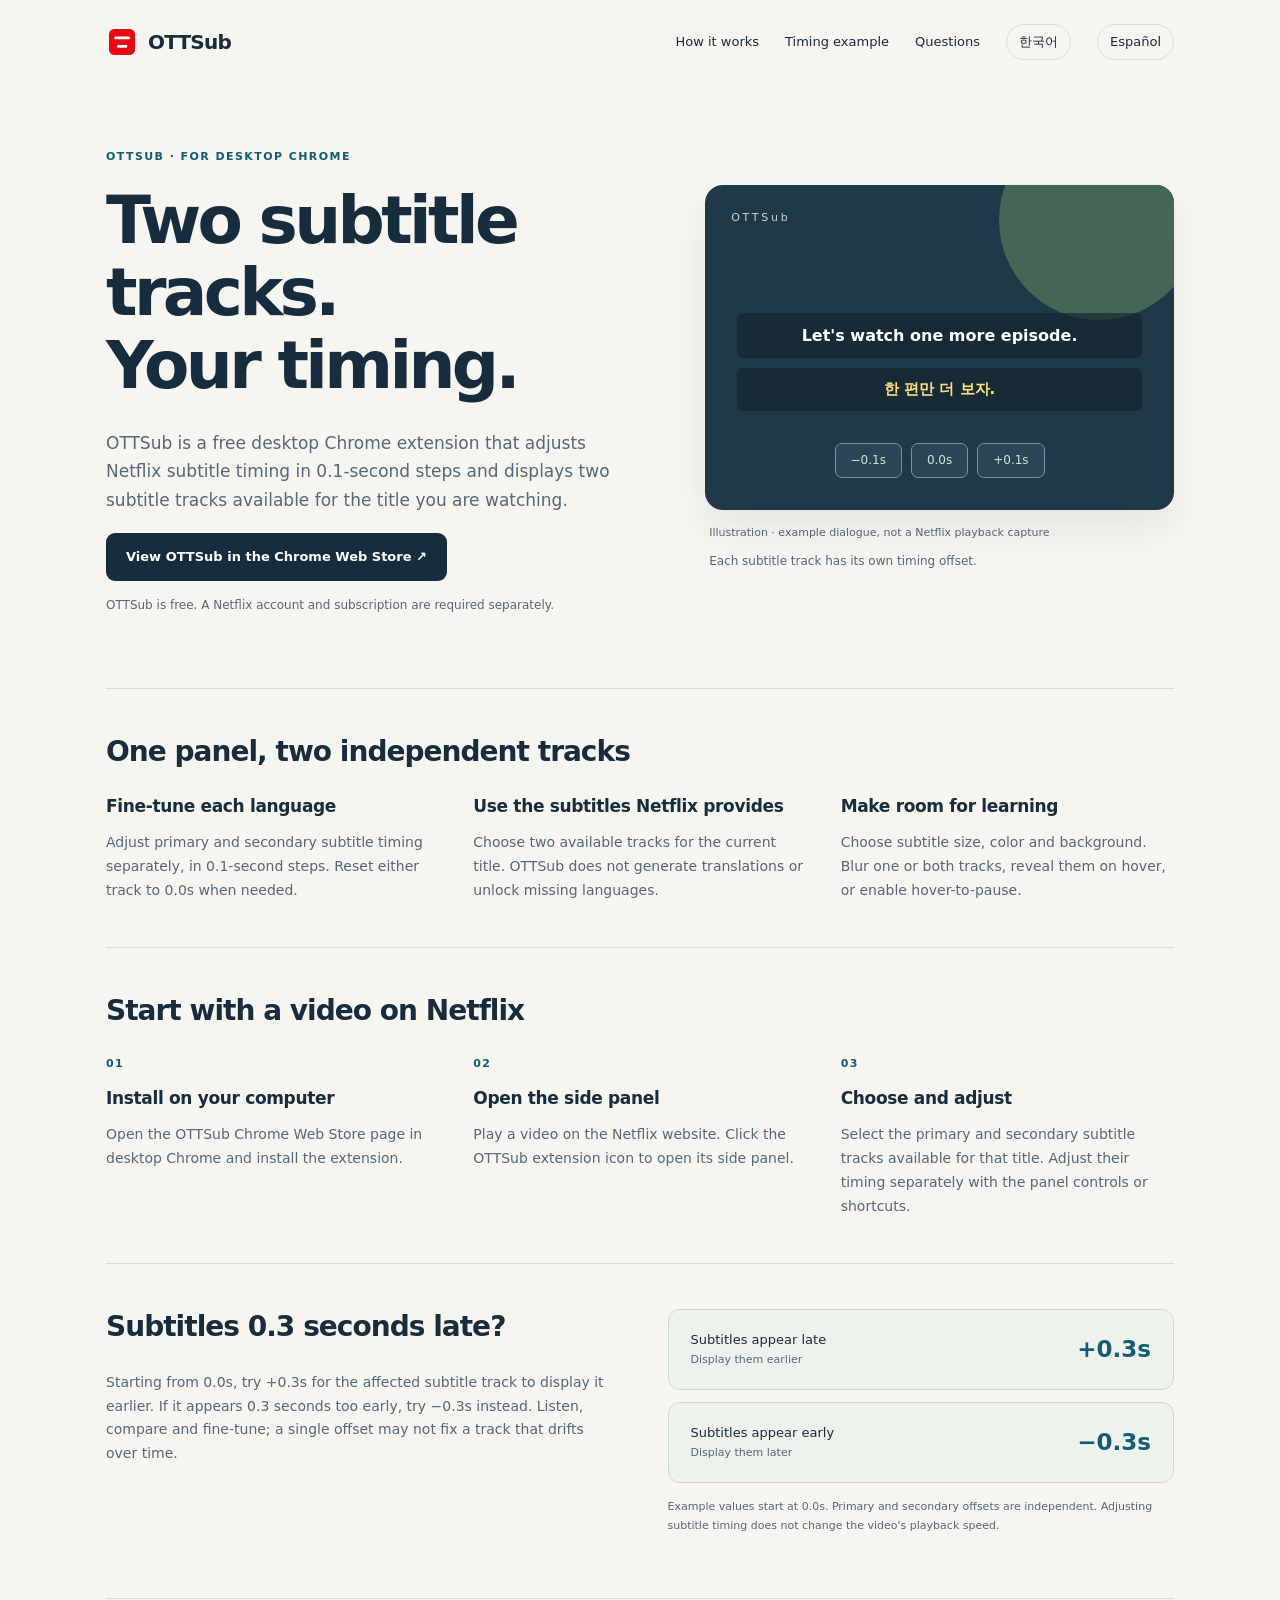
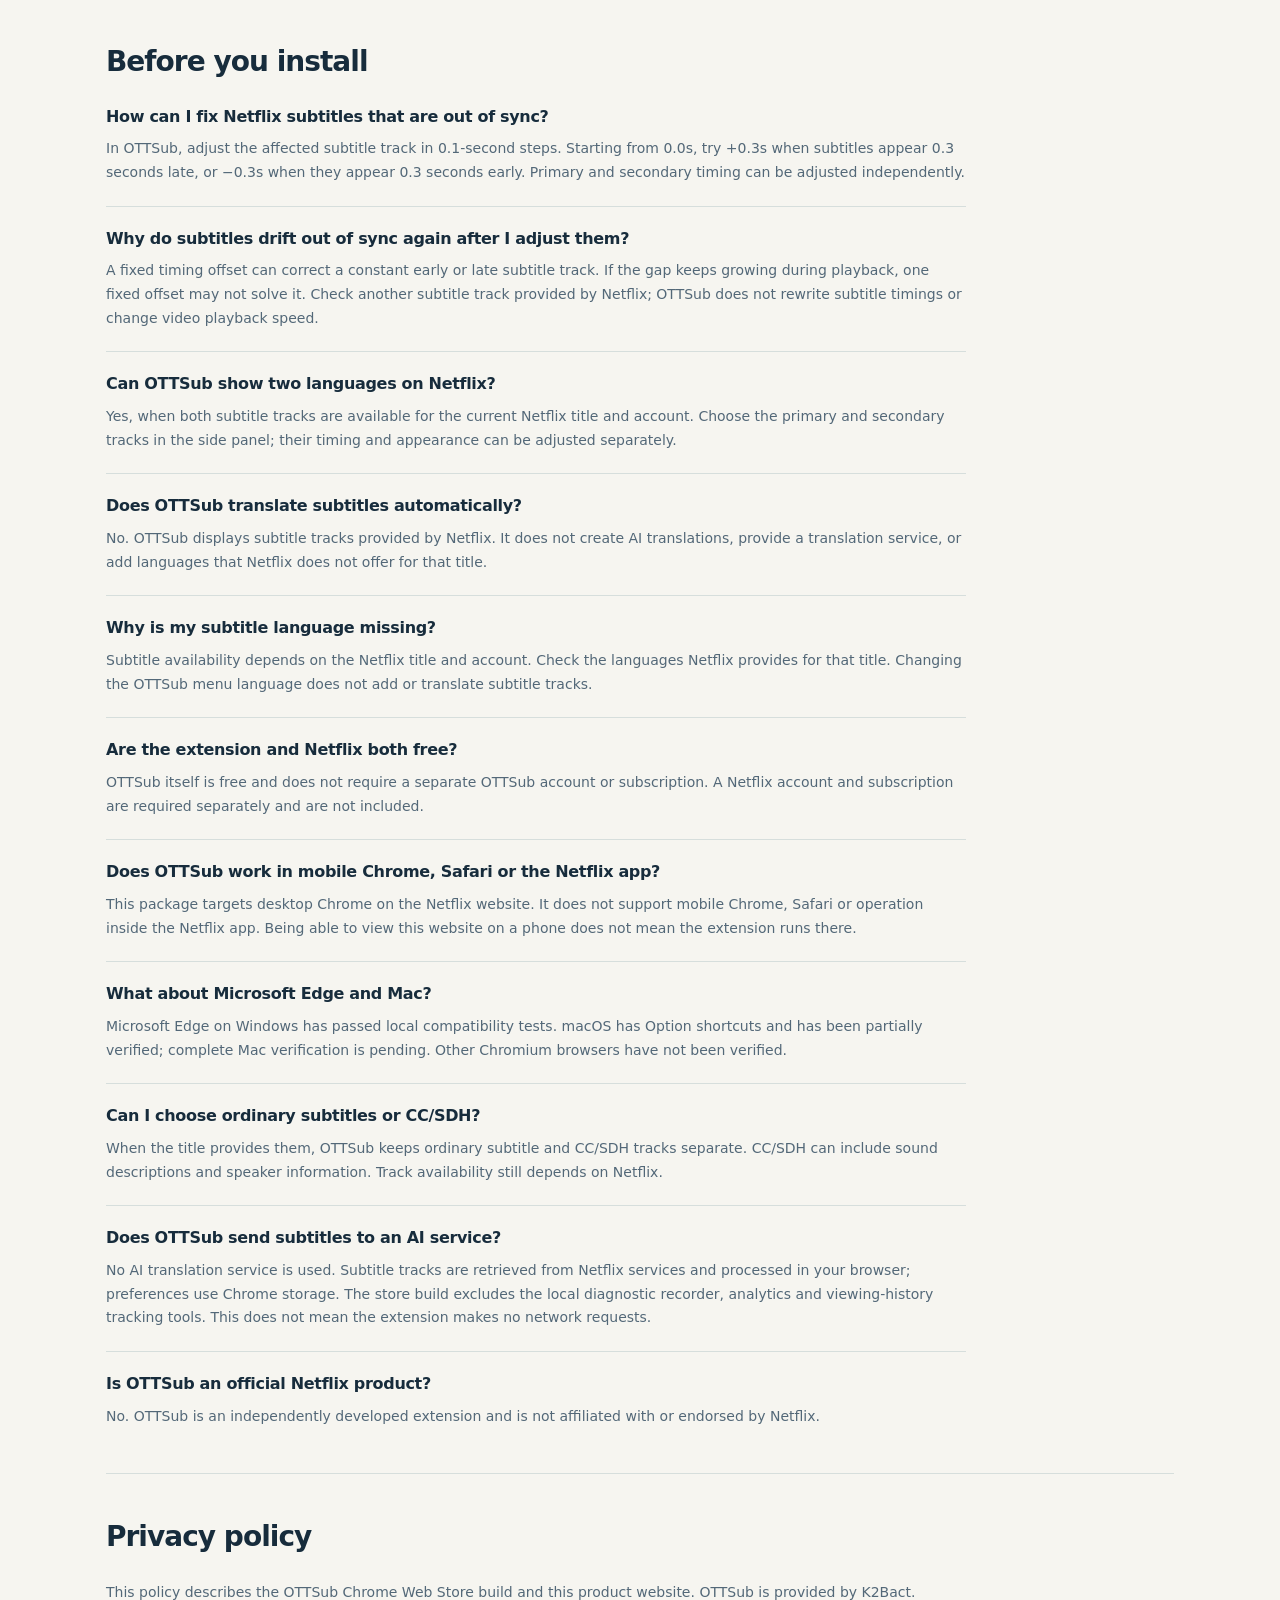
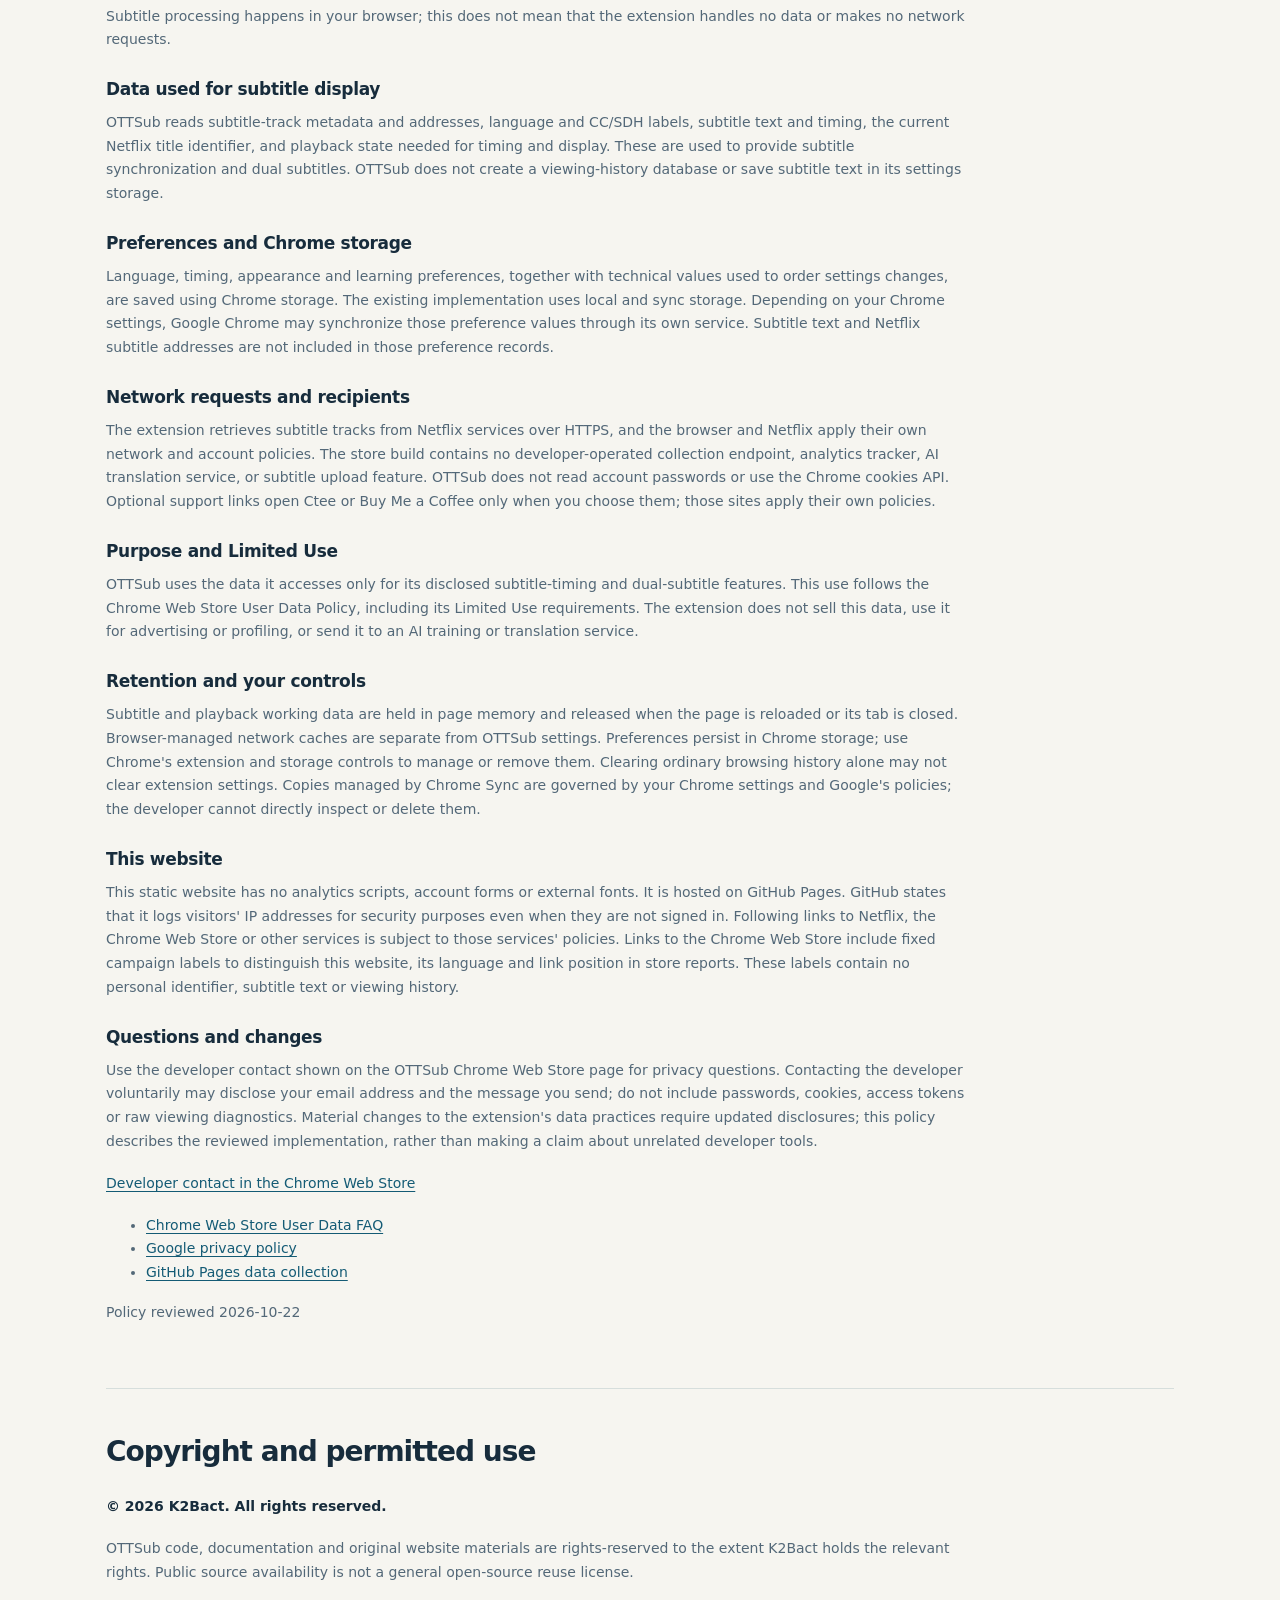
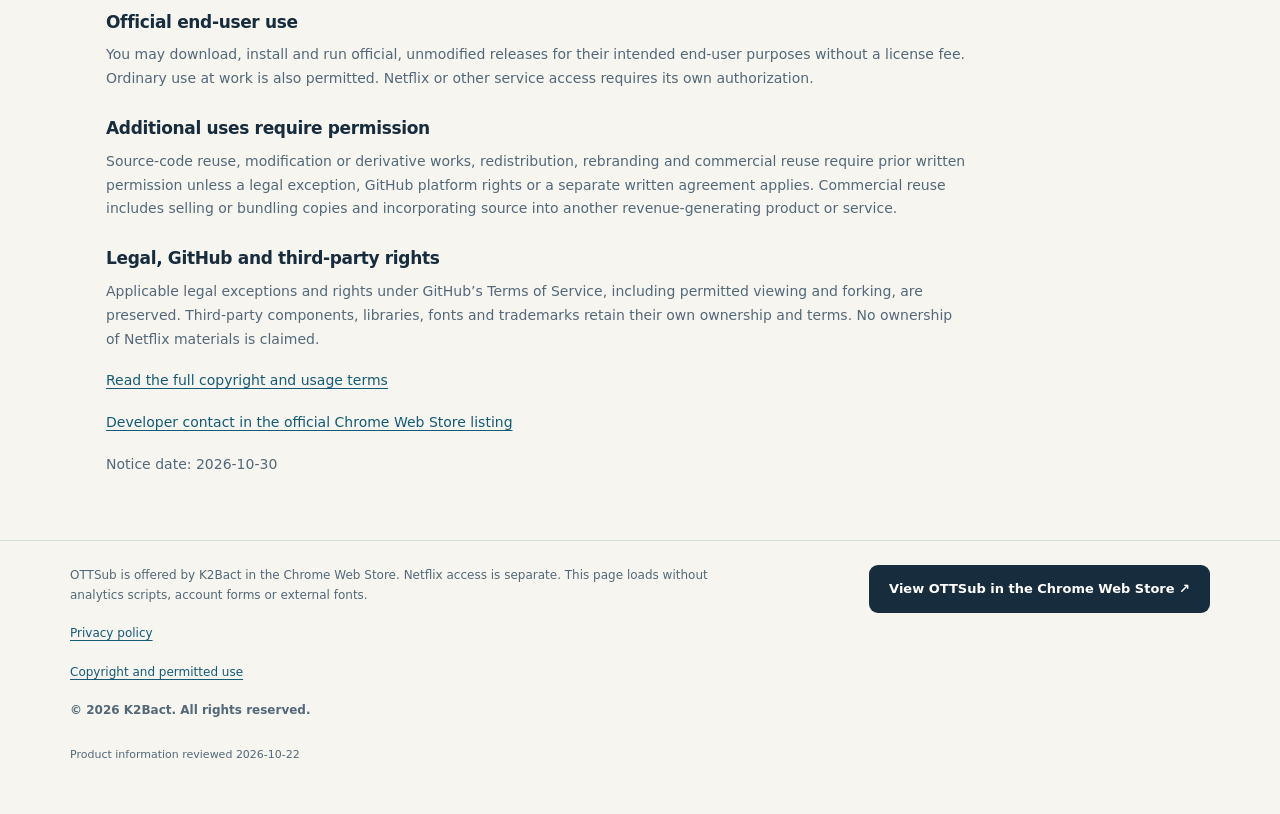
<file: index.html>
<!doctype html>
<html lang="en">
<head>
<meta charset="utf-8"><meta name="viewport" content="width=device-width,initial-scale=1">
<title>OTTSub — Netflix subtitle sync and dual subtitles for Chrome</title><meta name="description" content="Adjust Netflix subtitle timing in 0.1-second steps and watch two available subtitle tracks with OTTSub, a free desktop Chrome extension. Netflix subscription required.">
<meta name="robots" content="index,follow">
<meta property="og:type" content="website"><meta property="og:site_name" content="OTTSub"><meta property="og:title" content="OTTSub — Netflix subtitle sync and dual subtitles for Chrome"><meta property="og:description" content="Adjust Netflix subtitle timing in 0.1-second steps and watch two available subtitle tracks with OTTSub, a free desktop Chrome extension. Netflix subscription required.">
<link rel="canonical" href="https://k2bact.github.io/ottsub-site/">
<link rel="alternate" hreflang="en" href="https://k2bact.github.io/ottsub-site/">
<link rel="alternate" hreflang="ko" href="https://k2bact.github.io/ottsub-site/ko/">
<link rel="alternate" hreflang="es" href="https://k2bact.github.io/ottsub-site/es/">
<link rel="alternate" hreflang="x-default" href="https://k2bact.github.io/ottsub-site/">
<meta property="og:url" content="https://k2bact.github.io/ottsub-site/">
<link rel="icon" href="assets/icon.png"><link rel="stylesheet" href="assets/site.css">
<script type="application/ld+json">{"@context":"https://schema.org","@type":"SoftwareApplication","name":"OTTSub","alternateName":"OTTSub - Subtitle Sync & Dual Subtitles for Netflix","identifier":"hlcahpgeildbabcchpkhemjjgjapbdkd","url":"https://k2bact.github.io/ottsub-site/","sameAs":["https://chromewebstore.google.com/detail/ottsub-subtitle-sync-dual/hlcahpgeildbabcchpkhemjjgjapbdkd"],"applicationCategory":"BrowserApplication","description":"OTTSub is a free desktop Chrome extension that adjusts Netflix subtitle timing in 0.1-second steps and displays two subtitle tracks available for the title you are watching.","inLanguage":"en","softwareRequirements":"OTTSub is free. A Netflix account and subscription are required separately.","isAccessibleForFree":true,"offers":{"@type":"Offer","price":"0","priceCurrency":"USD","url":"https://chromewebstore.google.com/detail/ottsub-subtitle-sync-dual/hlcahpgeildbabcchpkhemjjgjapbdkd"},"featureList":["Adjust primary and secondary subtitle timing separately, in 0.1-second steps. Reset either track to 0.0s when needed.","Choose two available tracks for the current title. OTTSub does not generate translations or unlock missing languages.","Choose subtitle size, color and background. Blur one or both tracks, reveal them on hover, or enable hover-to-pause."],"copyrightNotice":"Copyright (c) 2026 K2Bact. All rights reserved.","copyrightYear":2026,"license":"https://k2bact.github.io/ottsub-site/LICENSE.txt"}</script>
</head>
<body>
<a class="skip" href="#main">Skip to content</a>

<header class="wrap nav"><a class="brand" href="./"><img src="assets/icon.png" alt="" width="32" height="32">OTTSub</a><nav aria-label="Page navigation" class="nav-links"><a href="#start">How it works</a><a href="#timing">Timing example</a><a href="#questions">Questions</a><a class="language" href="ko/" lang="ko" hreflang="ko">한국어</a><a class="language" href="es/" lang="es" hreflang="es">Español</a></nav></header>
<main id="main" class="wrap">
<div class="hero"><div><p class="eyebrow">OTTSub · for desktop Chrome</p><h1>Two subtitle tracks.
Your timing.</h1><p class="intro">OTTSub is a free desktop Chrome extension that adjusts Netflix subtitle timing in 0.1-second steps and displays two subtitle tracks available for the title you are watching.</p><a class="button" href="https://chromewebstore.google.com/detail/ottsub-subtitle-sync-dual/hlcahpgeildbabcchpkhemjjgjapbdkd?utm_source=ottsub_site&amp;utm_medium=referral&amp;utm_campaign=site_help_20261022_en_hero&amp;utm_content=en_hero">View OTTSub in the Chrome Web Store ↗</a><p class="cost">OTTSub is free. A Netflix account and subscription are required separately.</p></div>
<figure class="demo"><div class="screen"><span class="wordmark" aria-hidden="true">OTTSub</span><p class="subtitle" lang="en">Let&#39;s watch one more episode.</p><p class="subtitle secondary" lang="ko">한 편만 더 보자.</p><div class="timing-chips" aria-hidden="true"><span class="chip">−0.1s</span><span class="chip">0.0s</span><span class="chip">+0.1s</span></div></div><figcaption>Illustration · example dialogue, not a Netflix playback capture</figcaption><p class="demo-note">Each subtitle track has its own timing offset.</p></figure></div>
<section aria-labelledby="features"><h2 id="features">One panel, two independent tracks</h2><div class="features"><article><h3>Fine-tune each language</h3><p>Adjust primary and secondary subtitle timing separately, in 0.1-second steps. Reset either track to 0.0s when needed.</p></article><article><h3>Use the subtitles Netflix provides</h3><p>Choose two available tracks for the current title. OTTSub does not generate translations or unlock missing languages.</p></article><article><h3>Make room for learning</h3><p>Choose subtitle size, color and background. Blur one or both tracks, reveal them on hover, or enable hover-to-pause.</p></article></div></section>
<section id="start" aria-labelledby="steps-title"><h2 id="steps-title">Start with a video on Netflix</h2><ol class="steps"><li><h3>Install on your computer</h3><p>Open the OTTSub Chrome Web Store page in desktop Chrome and install the extension.</p></li><li><h3>Open the side panel</h3><p>Play a video on the Netflix website. Click the OTTSub extension icon to open its side panel.</p></li><li><h3>Choose and adjust</h3><p>Select the primary and secondary subtitle tracks available for that title. Adjust their timing separately with the panel controls or shortcuts.</p></li></ol></section>
<section id="timing" class="example" aria-labelledby="timing-title"><div><h2 id="timing-title">Subtitles 0.3 seconds late?</h2><p>Starting from 0.0s, try +0.3s for the affected subtitle track to display it earlier. If it appears 0.3 seconds too early, try −0.3s instead. Listen, compare and fine-tune; a single offset may not fix a track that drifts over time.</p></div><div><div class="offsets"><div class="offset-row"><span>Subtitles appear late</span><strong>+0.3s</strong><small>Display them earlier</small></div><div class="offset-row"><span>Subtitles appear early</span><strong>−0.3s</strong><small>Display them later</small></div></div><p class="fine-print">Example values start at 0.0s. Primary and secondary offsets are independent. Adjusting subtitle timing does not change the video&#39;s playback speed.</p></div></section>
<section id="questions" aria-labelledby="faq-title"><h2 id="faq-title">Before you install</h2><div class="faq"><article><h3>How can I fix Netflix subtitles that are out of sync?</h3><p>In OTTSub, adjust the affected subtitle track in 0.1-second steps. Starting from 0.0s, try +0.3s when subtitles appear 0.3 seconds late, or −0.3s when they appear 0.3 seconds early. Primary and secondary timing can be adjusted independently.</p></article><article><h3>Why do subtitles drift out of sync again after I adjust them?</h3><p>A fixed timing offset can correct a constant early or late subtitle track. If the gap keeps growing during playback, one fixed offset may not solve it. Check another subtitle track provided by Netflix; OTTSub does not rewrite subtitle timings or change video playback speed.</p></article><article><h3>Can OTTSub show two languages on Netflix?</h3><p>Yes, when both subtitle tracks are available for the current Netflix title and account. Choose the primary and secondary tracks in the side panel; their timing and appearance can be adjusted separately.</p></article><article><h3>Does OTTSub translate subtitles automatically?</h3><p>No. OTTSub displays subtitle tracks provided by Netflix. It does not create AI translations, provide a translation service, or add languages that Netflix does not offer for that title.</p></article><article><h3>Why is my subtitle language missing?</h3><p>Subtitle availability depends on the Netflix title and account. Check the languages Netflix provides for that title. Changing the OTTSub menu language does not add or translate subtitle tracks.</p></article><article><h3>Are the extension and Netflix both free?</h3><p>OTTSub itself is free and does not require a separate OTTSub account or subscription. A Netflix account and subscription are required separately and are not included.</p></article><article><h3>Does OTTSub work in mobile Chrome, Safari or the Netflix app?</h3><p>This package targets desktop Chrome on the Netflix website. It does not support mobile Chrome, Safari or operation inside the Netflix app. Being able to view this website on a phone does not mean the extension runs there.</p></article><article><h3>What about Microsoft Edge and Mac?</h3><p>Microsoft Edge on Windows has passed local compatibility tests. macOS has Option shortcuts and has been partially verified; complete Mac verification is pending. Other Chromium browsers have not been verified.</p></article><article><h3>Can I choose ordinary subtitles or CC/SDH?</h3><p>When the title provides them, OTTSub keeps ordinary subtitle and CC/SDH tracks separate. CC/SDH can include sound descriptions and speaker information. Track availability still depends on Netflix.</p></article><article><h3>Does OTTSub send subtitles to an AI service?</h3><p>No AI translation service is used. Subtitle tracks are retrieved from Netflix services and processed in your browser; preferences use Chrome storage. The store build excludes the local diagnostic recorder, analytics and viewing-history tracking tools. This does not mean the extension makes no network requests.</p></article><article><h3>Is OTTSub an official Netflix product?</h3><p>No. OTTSub is an independently developed extension and is not affiliated with or endorsed by Netflix.</p></article></div></section>
<section id="privacy" class="privacy" aria-labelledby="privacy-title"><h2 id="privacy-title">Privacy policy</h2><div class="policy-body"><p>This policy describes the OTTSub Chrome Web Store build and this product website. OTTSub is provided by K2Bact. Subtitle processing happens in your browser; this does not mean that the extension handles no data or makes no network requests.</p><article><h3>Data used for subtitle display</h3><p>OTTSub reads subtitle-track metadata and addresses, language and CC/SDH labels, subtitle text and timing, the current Netflix title identifier, and playback state needed for timing and display. These are used to provide subtitle synchronization and dual subtitles. OTTSub does not create a viewing-history database or save subtitle text in its settings storage.</p></article><article><h3>Preferences and Chrome storage</h3><p>Language, timing, appearance and learning preferences, together with technical values used to order settings changes, are saved using Chrome storage. The existing implementation uses local and sync storage. Depending on your Chrome settings, Google Chrome may synchronize those preference values through its own service. Subtitle text and Netflix subtitle addresses are not included in those preference records.</p></article><article><h3>Network requests and recipients</h3><p>The extension retrieves subtitle tracks from Netflix services over HTTPS, and the browser and Netflix apply their own network and account policies. The store build contains no developer-operated collection endpoint, analytics tracker, AI translation service, or subtitle upload feature. OTTSub does not read account passwords or use the Chrome cookies API. Optional support links open Ctee or Buy Me a Coffee only when you choose them; those sites apply their own policies.</p></article><article><h3>Purpose and Limited Use</h3><p>OTTSub uses the data it accesses only for its disclosed subtitle-timing and dual-subtitle features. This use follows the Chrome Web Store User Data Policy, including its Limited Use requirements. The extension does not sell this data, use it for advertising or profiling, or send it to an AI training or translation service.</p></article><article><h3>Retention and your controls</h3><p>Subtitle and playback working data are held in page memory and released when the page is reloaded or its tab is closed. Browser-managed network caches are separate from OTTSub settings. Preferences persist in Chrome storage; use Chrome&#39;s extension and storage controls to manage or remove them. Clearing ordinary browsing history alone may not clear extension settings. Copies managed by Chrome Sync are governed by your Chrome settings and Google&#39;s policies; the developer cannot directly inspect or delete them.</p></article><article><h3>This website</h3><p>This static website has no analytics scripts, account forms or external fonts. It is hosted on GitHub Pages. GitHub states that it logs visitors&#39; IP addresses for security purposes even when they are not signed in. Following links to Netflix, the Chrome Web Store or other services is subject to those services&#39; policies. Links to the Chrome Web Store include fixed campaign labels to distinguish this website, its language and link position in store reports. These labels contain no personal identifier, subtitle text or viewing history.</p></article><article><h3>Questions and changes</h3><p>Use the developer contact shown on the OTTSub Chrome Web Store page for privacy questions. Contacting the developer voluntarily may disclose your email address and the message you send; do not include passwords, cookies, access tokens or raw viewing diagnostics. Material changes to the extension&#39;s data practices require updated disclosures; this policy describes the reviewed implementation, rather than making a claim about unrelated developer tools.</p></article><p><a href="https://chromewebstore.google.com/detail/ottsub-subtitle-sync-dual/hlcahpgeildbabcchpkhemjjgjapbdkd?utm_source=ottsub_site&amp;utm_medium=referral&amp;utm_campaign=site_help_20261022_en_privacy&amp;utm_content=en_privacy">Developer contact in the Chrome Web Store</a></p><ul><li><a href="https://developer.chrome.com/docs/webstore/program-policies/user-data-faq">Chrome Web Store User Data FAQ</a></li><li><a href="https://policies.google.com/privacy">Google privacy policy</a></li><li><a href="https://docs.github.com/en/pages/getting-started-with-github-pages/what-is-github-pages#data-collection">GitHub Pages data collection</a></li></ul><p class="reviewed">Policy reviewed <time datetime="2026-10-22">2026-10-22</time></p></div></section>
<section id="terms" class="rights" aria-labelledby="rights-title"><h2 id="rights-title">Copyright and permitted use</h2><div class="policy-body"><p class="copyright">© 2026 K2Bact. All rights reserved.</p><p>OTTSub code, documentation and original website materials are rights-reserved to the extent K2Bact holds the relevant rights. Public source availability is not a general open-source reuse license.</p><article><h3>Official end-user use</h3><p>You may download, install and run official, unmodified releases for their intended end-user purposes without a license fee. Ordinary use at work is also permitted. Netflix or other service access requires its own authorization.</p></article><article><h3>Additional uses require permission</h3><p>Source-code reuse, modification or derivative works, redistribution, rebranding and commercial reuse require prior written permission unless a legal exception, GitHub platform rights or a separate written agreement applies. Commercial reuse includes selling or bundling copies and incorporating source into another revenue-generating product or service.</p></article><article><h3>Legal, GitHub and third-party rights</h3><p>Applicable legal exceptions and rights under GitHub’s Terms of Service, including permitted viewing and forking, are preserved. Third-party components, libraries, fonts and trademarks retain their own ownership and terms. No ownership of Netflix materials is claimed.</p></article><p><a href="LICENSE.txt">Read the full copyright and usage terms</a></p><p><a href="https://chromewebstore.google.com/detail/ottsub-subtitle-sync-dual/hlcahpgeildbabcchpkhemjjgjapbdkd">Developer contact in the official Chrome Web Store listing</a></p><p class="reviewed">Notice date: <time datetime="2026-10-30">2026-10-30</time></p></div></section>
</main><footer><div class="wrap closing"><div><p>OTTSub is offered by K2Bact in the Chrome Web Store. Netflix access is separate. This page loads without analytics scripts, account forms or external fonts.</p><p><a href="#privacy">Privacy policy</a></p><p><a href="#terms">Copyright and permitted use</a></p><p class="copyright">© 2026 K2Bact. All rights reserved.</p><span class="reviewed">Product information reviewed <time datetime="2026-10-22">2026-10-22</time></span></div><a class="button" href="https://chromewebstore.google.com/detail/ottsub-subtitle-sync-dual/hlcahpgeildbabcchpkhemjjgjapbdkd?utm_source=ottsub_site&amp;utm_medium=referral&amp;utm_campaign=site_help_20261022_en_footer&amp;utm_content=en_footer">View OTTSub in the Chrome Web Store ↗</a></div></footer>
</body></html>
</file>
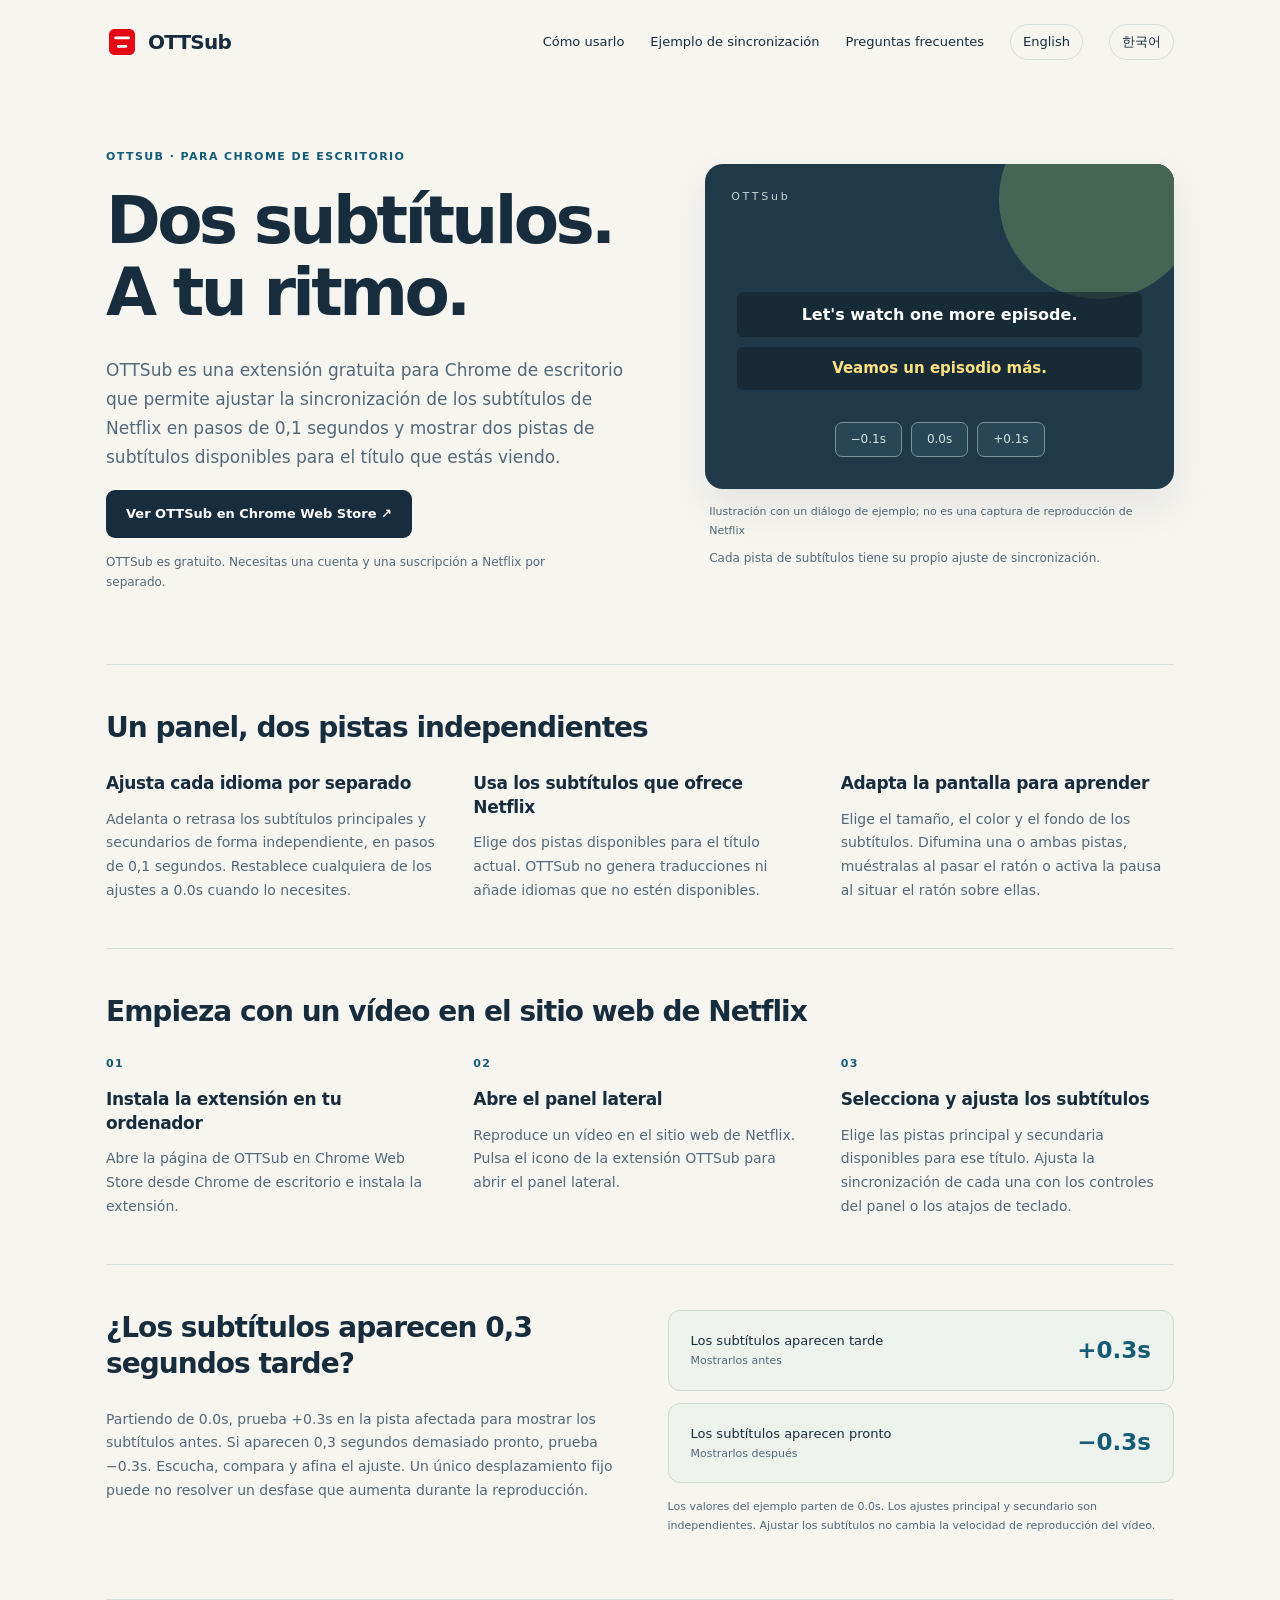
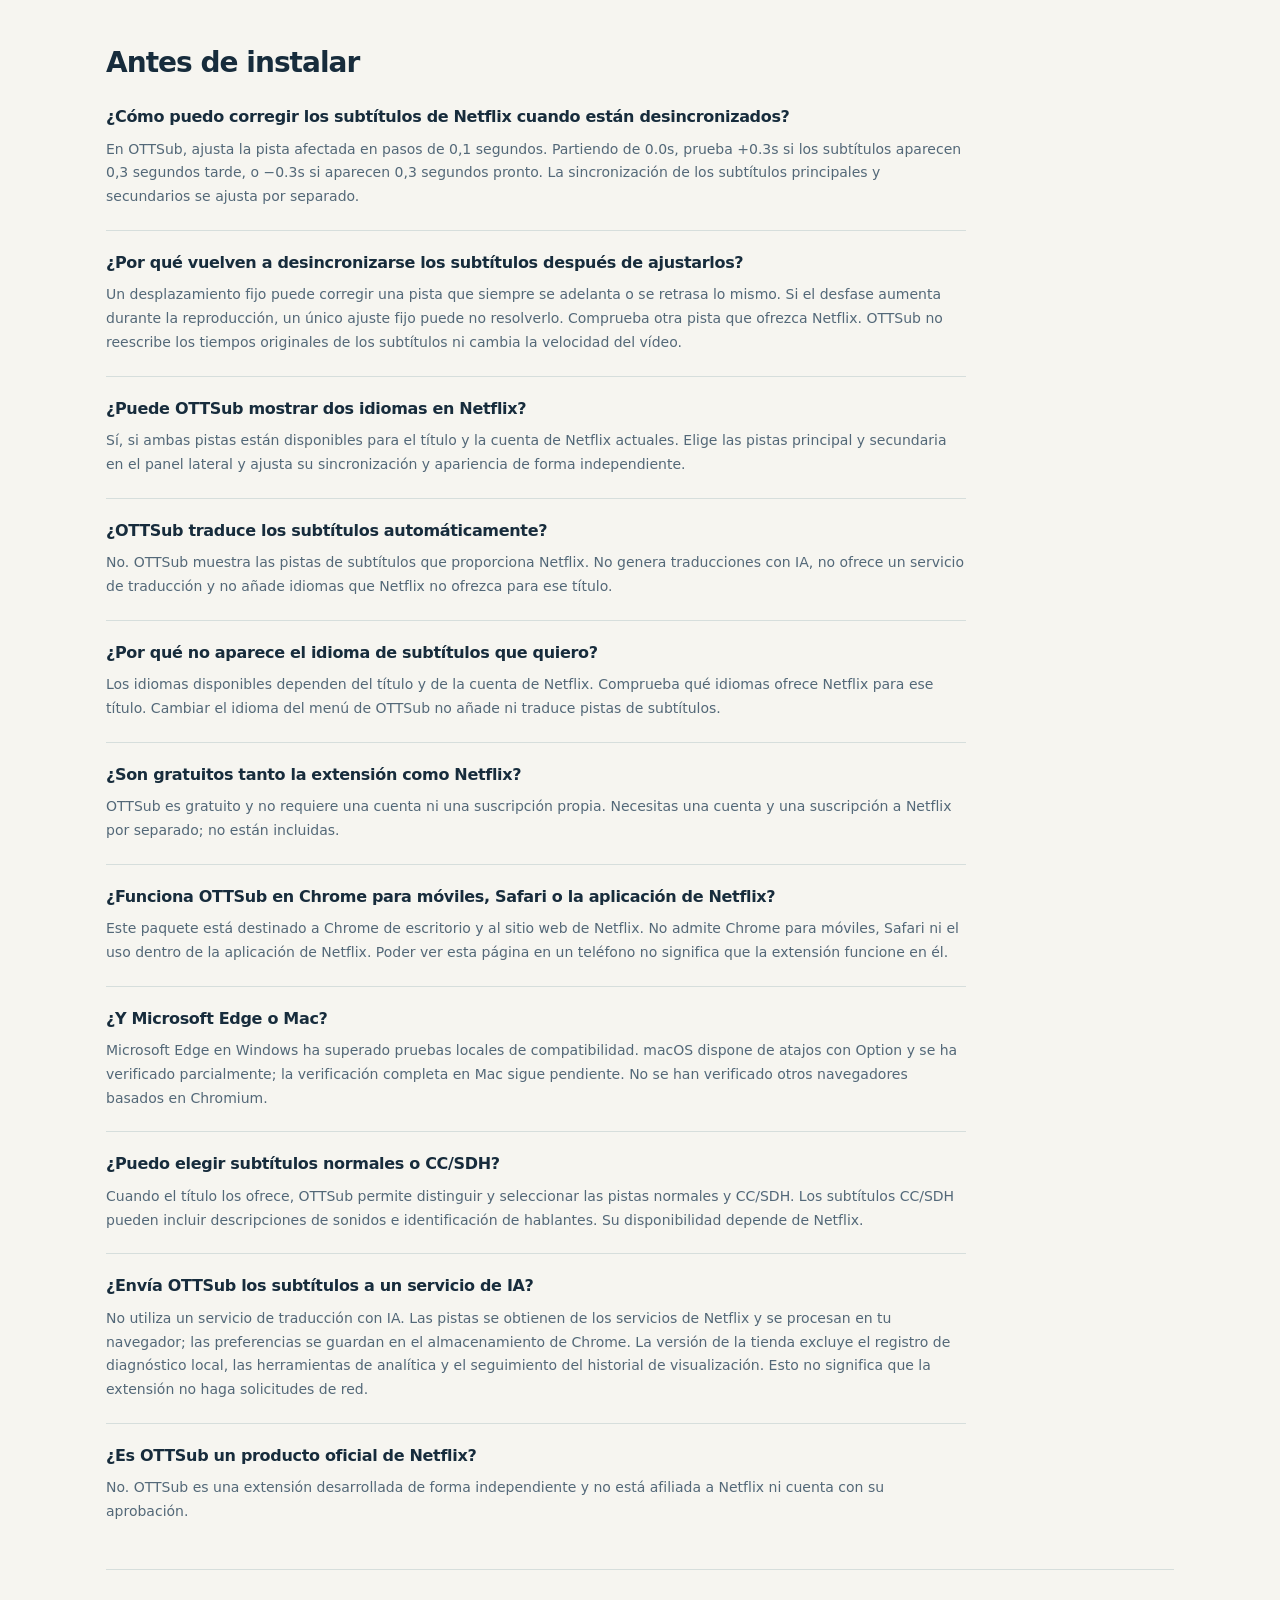
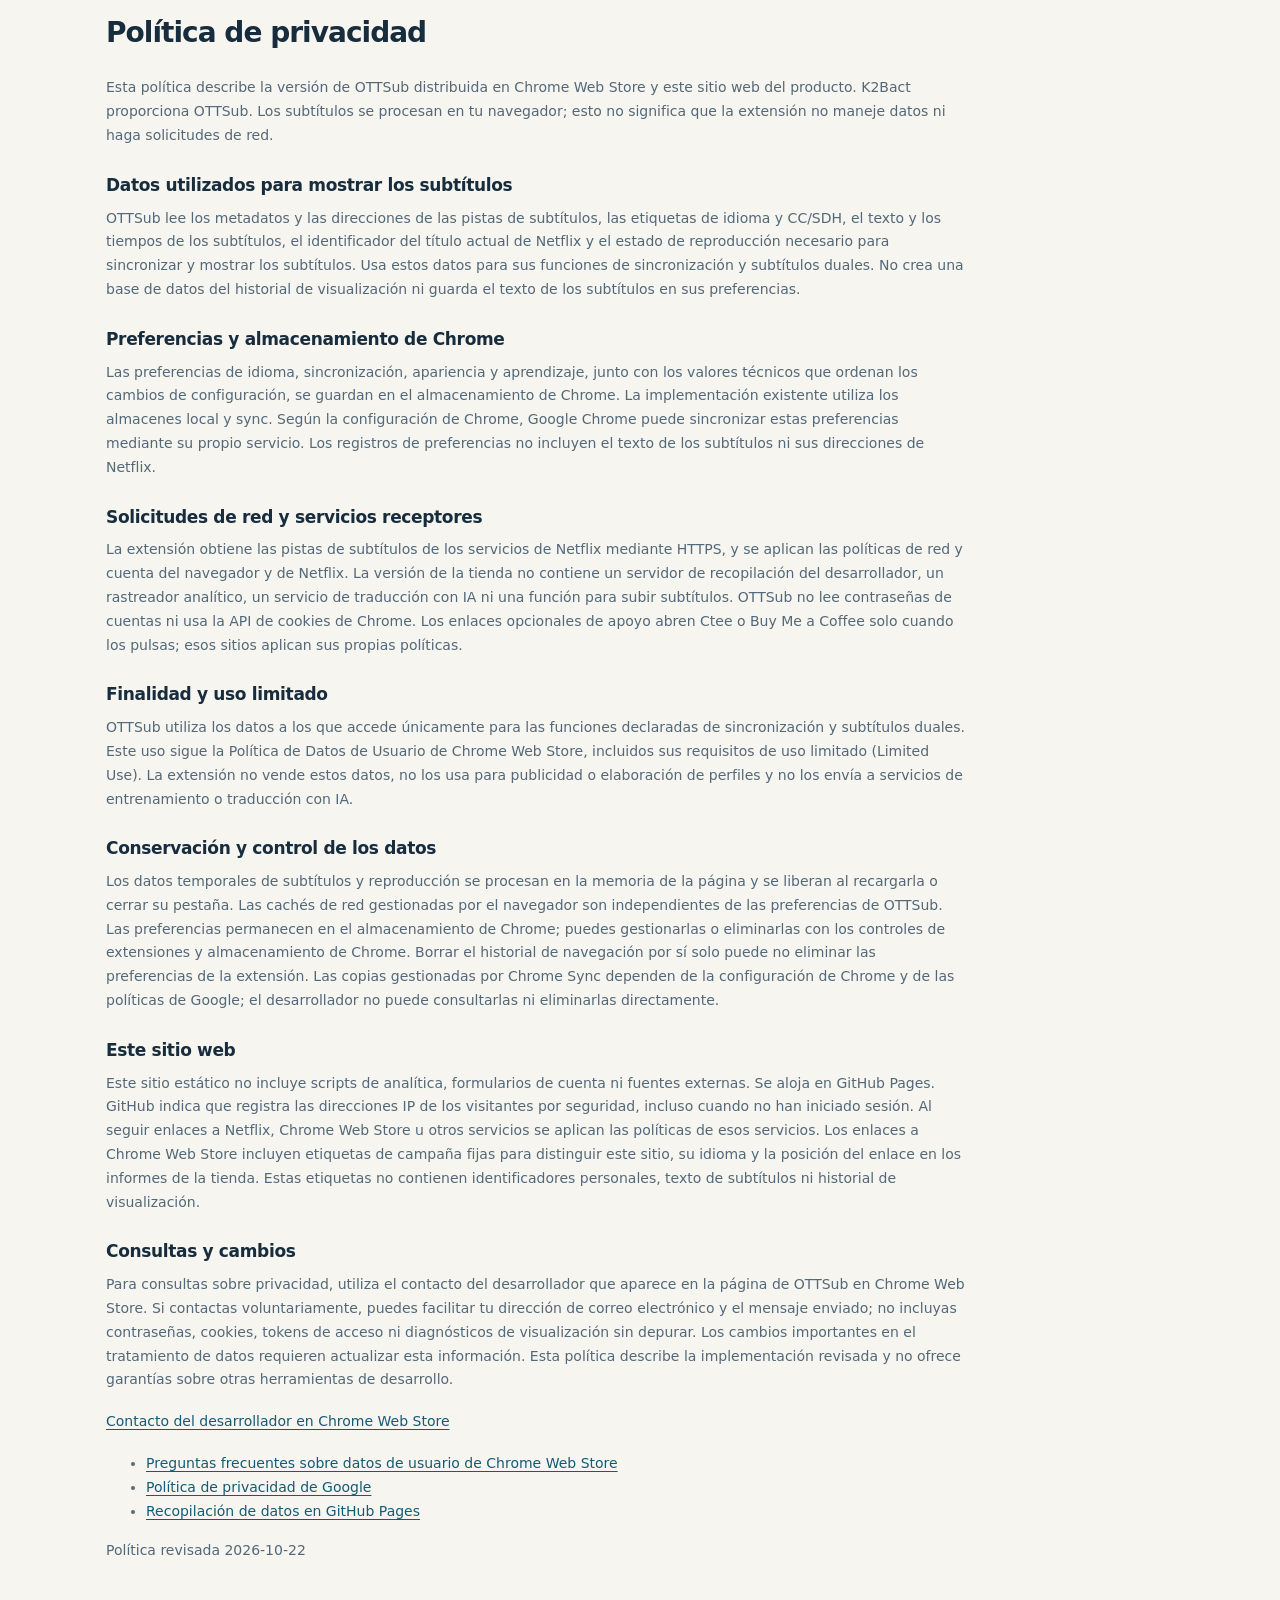
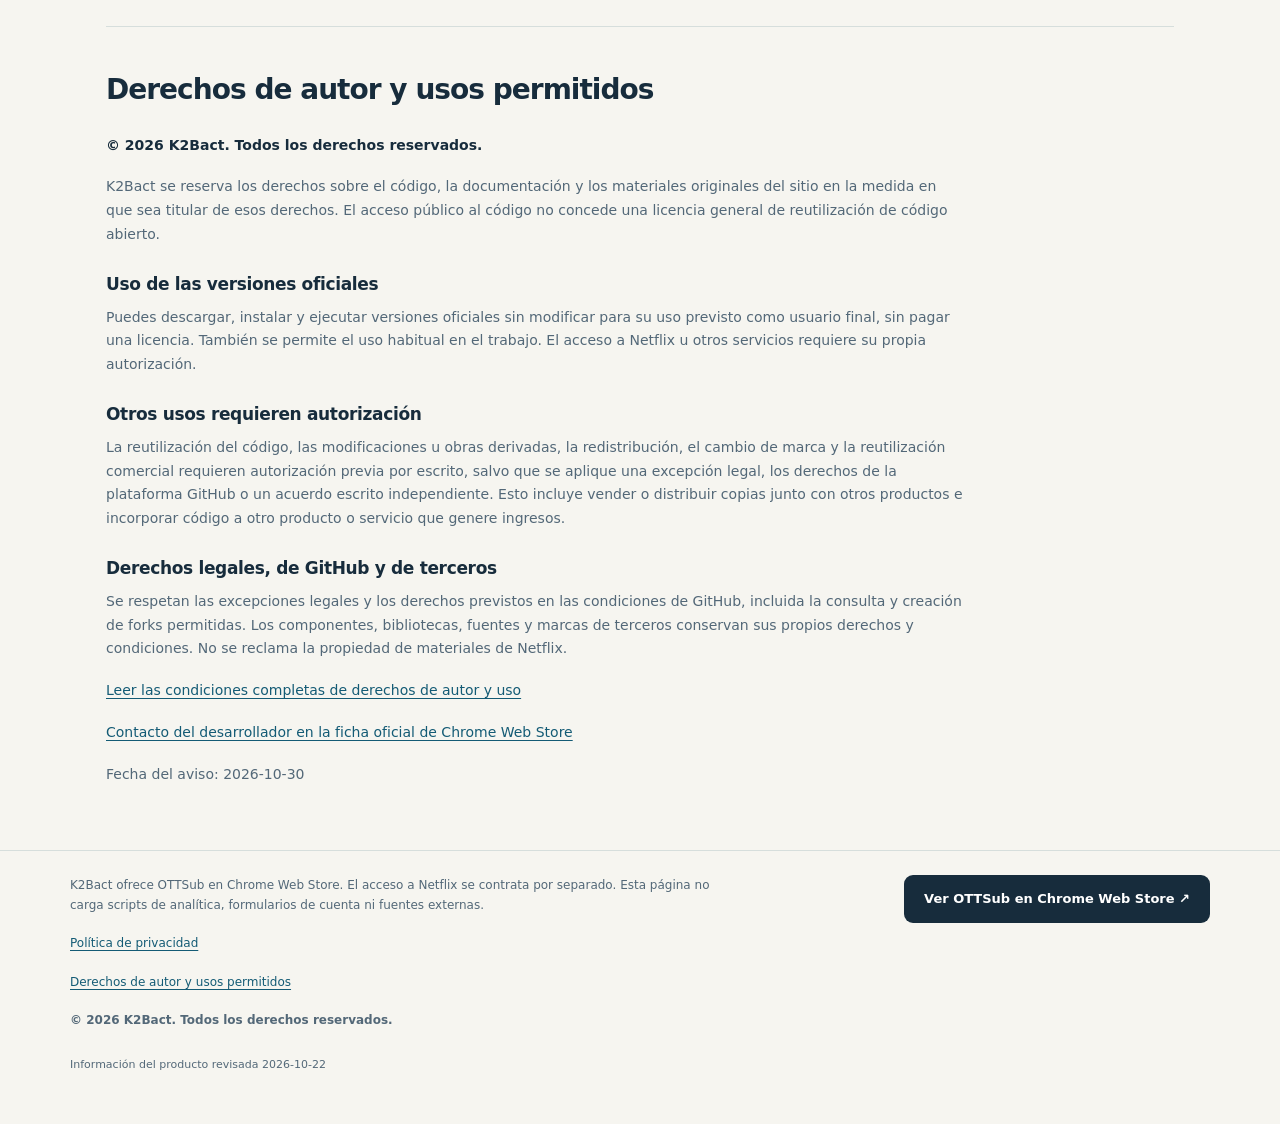
<file: es/index.html>
<!doctype html>
<html lang="es">
<head>
<meta charset="utf-8"><meta name="viewport" content="width=device-width,initial-scale=1">
<title>OTTSub — Sincronización y subtítulos duales de Netflix para Chrome</title><meta name="description" content="Ajusta los subtítulos de Netflix en pasos de 0,1 segundos y muestra dos idiomas disponibles con OTTSub, una extensión gratuita para Chrome de escritorio. Netflix requiere una suscripción aparte.">
<meta name="robots" content="index,follow">
<meta property="og:type" content="website"><meta property="og:site_name" content="OTTSub"><meta property="og:title" content="OTTSub — Sincronización y subtítulos duales de Netflix para Chrome"><meta property="og:description" content="Ajusta los subtítulos de Netflix en pasos de 0,1 segundos y muestra dos idiomas disponibles con OTTSub, una extensión gratuita para Chrome de escritorio. Netflix requiere una suscripción aparte.">
<link rel="canonical" href="https://k2bact.github.io/ottsub-site/es/">
<link rel="alternate" hreflang="en" href="https://k2bact.github.io/ottsub-site/">
<link rel="alternate" hreflang="ko" href="https://k2bact.github.io/ottsub-site/ko/">
<link rel="alternate" hreflang="es" href="https://k2bact.github.io/ottsub-site/es/">
<link rel="alternate" hreflang="x-default" href="https://k2bact.github.io/ottsub-site/">
<meta property="og:url" content="https://k2bact.github.io/ottsub-site/es/">
<link rel="icon" href="../assets/icon.png"><link rel="stylesheet" href="../assets/site.css">
<script type="application/ld+json">{"@context":"https://schema.org","@type":"SoftwareApplication","name":"OTTSub","alternateName":"OTTSub - Subtitle Sync & Dual Subtitles for Netflix","identifier":"hlcahpgeildbabcchpkhemjjgjapbdkd","url":"https://k2bact.github.io/ottsub-site/es/","sameAs":["https://chromewebstore.google.com/detail/ottsub-subtitle-sync-dual/hlcahpgeildbabcchpkhemjjgjapbdkd"],"applicationCategory":"BrowserApplication","description":"OTTSub es una extensión gratuita para Chrome de escritorio que permite ajustar la sincronización de los subtítulos de Netflix en pasos de 0,1 segundos y mostrar dos pistas de subtítulos disponibles para el título que estás viendo.","inLanguage":"es","softwareRequirements":"OTTSub es gratuito. Necesitas una cuenta y una suscripción a Netflix por separado.","isAccessibleForFree":true,"offers":{"@type":"Offer","price":"0","priceCurrency":"USD","url":"https://chromewebstore.google.com/detail/ottsub-subtitle-sync-dual/hlcahpgeildbabcchpkhemjjgjapbdkd"},"featureList":["Adelanta o retrasa los subtítulos principales y secundarios de forma independiente, en pasos de 0,1 segundos. Restablece cualquiera de los ajustes a 0.0s cuando lo necesites.","Elige dos pistas disponibles para el título actual. OTTSub no genera traducciones ni añade idiomas que no estén disponibles.","Elige el tamaño, el color y el fondo de los subtítulos. Difumina una o ambas pistas, muéstralas al pasar el ratón o activa la pausa al situar el ratón sobre ellas."],"copyrightNotice":"Copyright (c) 2026 K2Bact. All rights reserved.","copyrightYear":2026,"license":"https://k2bact.github.io/ottsub-site/LICENSE.txt"}</script>
</head>
<body>
<a class="skip" href="#main">Ir al contenido</a>

<header class="wrap nav"><a class="brand" href="./"><img src="../assets/icon.png" alt="" width="32" height="32">OTTSub</a><nav aria-label="Navegación de la página" class="nav-links"><a href="#start">Cómo usarlo</a><a href="#timing">Ejemplo de sincronización</a><a href="#questions">Preguntas frecuentes</a><a class="language" href="../" lang="en" hreflang="en">English</a><a class="language" href="../ko/" lang="ko" hreflang="ko">한국어</a></nav></header>
<main id="main" class="wrap">
<div class="hero"><div><p class="eyebrow">OTTSub · para Chrome de escritorio</p><h1>Dos subtítulos.
A tu ritmo.</h1><p class="intro">OTTSub es una extensión gratuita para Chrome de escritorio que permite ajustar la sincronización de los subtítulos de Netflix en pasos de 0,1 segundos y mostrar dos pistas de subtítulos disponibles para el título que estás viendo.</p><a class="button" href="https://chromewebstore.google.com/detail/ottsub-subtitle-sync-dual/hlcahpgeildbabcchpkhemjjgjapbdkd?utm_source=ottsub_site&amp;utm_medium=referral&amp;utm_campaign=site_help_20261022_es_hero&amp;utm_content=es_hero">Ver OTTSub en Chrome Web Store ↗</a><p class="cost">OTTSub es gratuito. Necesitas una cuenta y una suscripción a Netflix por separado.</p></div>
<figure class="demo"><div class="screen"><span class="wordmark" aria-hidden="true">OTTSub</span><p class="subtitle" lang="en">Let&#39;s watch one more episode.</p><p class="subtitle secondary" lang="es">Veamos un episodio más.</p><div class="timing-chips" aria-hidden="true"><span class="chip">−0.1s</span><span class="chip">0.0s</span><span class="chip">+0.1s</span></div></div><figcaption>Ilustración con un diálogo de ejemplo; no es una captura de reproducción de Netflix</figcaption><p class="demo-note">Cada pista de subtítulos tiene su propio ajuste de sincronización.</p></figure></div>
<section aria-labelledby="features"><h2 id="features">Un panel, dos pistas independientes</h2><div class="features"><article><h3>Ajusta cada idioma por separado</h3><p>Adelanta o retrasa los subtítulos principales y secundarios de forma independiente, en pasos de 0,1 segundos. Restablece cualquiera de los ajustes a 0.0s cuando lo necesites.</p></article><article><h3>Usa los subtítulos que ofrece Netflix</h3><p>Elige dos pistas disponibles para el título actual. OTTSub no genera traducciones ni añade idiomas que no estén disponibles.</p></article><article><h3>Adapta la pantalla para aprender</h3><p>Elige el tamaño, el color y el fondo de los subtítulos. Difumina una o ambas pistas, muéstralas al pasar el ratón o activa la pausa al situar el ratón sobre ellas.</p></article></div></section>
<section id="start" aria-labelledby="steps-title"><h2 id="steps-title">Empieza con un vídeo en el sitio web de Netflix</h2><ol class="steps"><li><h3>Instala la extensión en tu ordenador</h3><p>Abre la página de OTTSub en Chrome Web Store desde Chrome de escritorio e instala la extensión.</p></li><li><h3>Abre el panel lateral</h3><p>Reproduce un vídeo en el sitio web de Netflix. Pulsa el icono de la extensión OTTSub para abrir el panel lateral.</p></li><li><h3>Selecciona y ajusta los subtítulos</h3><p>Elige las pistas principal y secundaria disponibles para ese título. Ajusta la sincronización de cada una con los controles del panel o los atajos de teclado.</p></li></ol></section>
<section id="timing" class="example" aria-labelledby="timing-title"><div><h2 id="timing-title">¿Los subtítulos aparecen 0,3 segundos tarde?</h2><p>Partiendo de 0.0s, prueba +0.3s en la pista afectada para mostrar los subtítulos antes. Si aparecen 0,3 segundos demasiado pronto, prueba −0.3s. Escucha, compara y afina el ajuste. Un único desplazamiento fijo puede no resolver un desfase que aumenta durante la reproducción.</p></div><div><div class="offsets"><div class="offset-row"><span>Los subtítulos aparecen tarde</span><strong>+0.3s</strong><small>Mostrarlos antes</small></div><div class="offset-row"><span>Los subtítulos aparecen pronto</span><strong>−0.3s</strong><small>Mostrarlos después</small></div></div><p class="fine-print">Los valores del ejemplo parten de 0.0s. Los ajustes principal y secundario son independientes. Ajustar los subtítulos no cambia la velocidad de reproducción del vídeo.</p></div></section>
<section id="questions" aria-labelledby="faq-title"><h2 id="faq-title">Antes de instalar</h2><div class="faq"><article><h3>¿Cómo puedo corregir los subtítulos de Netflix cuando están desincronizados?</h3><p>En OTTSub, ajusta la pista afectada en pasos de 0,1 segundos. Partiendo de 0.0s, prueba +0.3s si los subtítulos aparecen 0,3 segundos tarde, o −0.3s si aparecen 0,3 segundos pronto. La sincronización de los subtítulos principales y secundarios se ajusta por separado.</p></article><article><h3>¿Por qué vuelven a desincronizarse los subtítulos después de ajustarlos?</h3><p>Un desplazamiento fijo puede corregir una pista que siempre se adelanta o se retrasa lo mismo. Si el desfase aumenta durante la reproducción, un único ajuste fijo puede no resolverlo. Comprueba otra pista que ofrezca Netflix. OTTSub no reescribe los tiempos originales de los subtítulos ni cambia la velocidad del vídeo.</p></article><article><h3>¿Puede OTTSub mostrar dos idiomas en Netflix?</h3><p>Sí, si ambas pistas están disponibles para el título y la cuenta de Netflix actuales. Elige las pistas principal y secundaria en el panel lateral y ajusta su sincronización y apariencia de forma independiente.</p></article><article><h3>¿OTTSub traduce los subtítulos automáticamente?</h3><p>No. OTTSub muestra las pistas de subtítulos que proporciona Netflix. No genera traducciones con IA, no ofrece un servicio de traducción y no añade idiomas que Netflix no ofrezca para ese título.</p></article><article><h3>¿Por qué no aparece el idioma de subtítulos que quiero?</h3><p>Los idiomas disponibles dependen del título y de la cuenta de Netflix. Comprueba qué idiomas ofrece Netflix para ese título. Cambiar el idioma del menú de OTTSub no añade ni traduce pistas de subtítulos.</p></article><article><h3>¿Son gratuitos tanto la extensión como Netflix?</h3><p>OTTSub es gratuito y no requiere una cuenta ni una suscripción propia. Necesitas una cuenta y una suscripción a Netflix por separado; no están incluidas.</p></article><article><h3>¿Funciona OTTSub en Chrome para móviles, Safari o la aplicación de Netflix?</h3><p>Este paquete está destinado a Chrome de escritorio y al sitio web de Netflix. No admite Chrome para móviles, Safari ni el uso dentro de la aplicación de Netflix. Poder ver esta página en un teléfono no significa que la extensión funcione en él.</p></article><article><h3>¿Y Microsoft Edge o Mac?</h3><p>Microsoft Edge en Windows ha superado pruebas locales de compatibilidad. macOS dispone de atajos con Option y se ha verificado parcialmente; la verificación completa en Mac sigue pendiente. No se han verificado otros navegadores basados en Chromium.</p></article><article><h3>¿Puedo elegir subtítulos normales o CC/SDH?</h3><p>Cuando el título los ofrece, OTTSub permite distinguir y seleccionar las pistas normales y CC/SDH. Los subtítulos CC/SDH pueden incluir descripciones de sonidos e identificación de hablantes. Su disponibilidad depende de Netflix.</p></article><article><h3>¿Envía OTTSub los subtítulos a un servicio de IA?</h3><p>No utiliza un servicio de traducción con IA. Las pistas se obtienen de los servicios de Netflix y se procesan en tu navegador; las preferencias se guardan en el almacenamiento de Chrome. La versión de la tienda excluye el registro de diagnóstico local, las herramientas de analítica y el seguimiento del historial de visualización. Esto no significa que la extensión no haga solicitudes de red.</p></article><article><h3>¿Es OTTSub un producto oficial de Netflix?</h3><p>No. OTTSub es una extensión desarrollada de forma independiente y no está afiliada a Netflix ni cuenta con su aprobación.</p></article></div></section>
<section id="privacy" class="privacy" aria-labelledby="privacy-title"><h2 id="privacy-title">Política de privacidad</h2><div class="policy-body"><p>Esta política describe la versión de OTTSub distribuida en Chrome Web Store y este sitio web del producto. K2Bact proporciona OTTSub. Los subtítulos se procesan en tu navegador; esto no significa que la extensión no maneje datos ni haga solicitudes de red.</p><article><h3>Datos utilizados para mostrar los subtítulos</h3><p>OTTSub lee los metadatos y las direcciones de las pistas de subtítulos, las etiquetas de idioma y CC/SDH, el texto y los tiempos de los subtítulos, el identificador del título actual de Netflix y el estado de reproducción necesario para sincronizar y mostrar los subtítulos. Usa estos datos para sus funciones de sincronización y subtítulos duales. No crea una base de datos del historial de visualización ni guarda el texto de los subtítulos en sus preferencias.</p></article><article><h3>Preferencias y almacenamiento de Chrome</h3><p>Las preferencias de idioma, sincronización, apariencia y aprendizaje, junto con los valores técnicos que ordenan los cambios de configuración, se guardan en el almacenamiento de Chrome. La implementación existente utiliza los almacenes local y sync. Según la configuración de Chrome, Google Chrome puede sincronizar estas preferencias mediante su propio servicio. Los registros de preferencias no incluyen el texto de los subtítulos ni sus direcciones de Netflix.</p></article><article><h3>Solicitudes de red y servicios receptores</h3><p>La extensión obtiene las pistas de subtítulos de los servicios de Netflix mediante HTTPS, y se aplican las políticas de red y cuenta del navegador y de Netflix. La versión de la tienda no contiene un servidor de recopilación del desarrollador, un rastreador analítico, un servicio de traducción con IA ni una función para subir subtítulos. OTTSub no lee contraseñas de cuentas ni usa la API de cookies de Chrome. Los enlaces opcionales de apoyo abren Ctee o Buy Me a Coffee solo cuando los pulsas; esos sitios aplican sus propias políticas.</p></article><article><h3>Finalidad y uso limitado</h3><p>OTTSub utiliza los datos a los que accede únicamente para las funciones declaradas de sincronización y subtítulos duales. Este uso sigue la Política de Datos de Usuario de Chrome Web Store, incluidos sus requisitos de uso limitado (Limited Use). La extensión no vende estos datos, no los usa para publicidad o elaboración de perfiles y no los envía a servicios de entrenamiento o traducción con IA.</p></article><article><h3>Conservación y control de los datos</h3><p>Los datos temporales de subtítulos y reproducción se procesan en la memoria de la página y se liberan al recargarla o cerrar su pestaña. Las cachés de red gestionadas por el navegador son independientes de las preferencias de OTTSub. Las preferencias permanecen en el almacenamiento de Chrome; puedes gestionarlas o eliminarlas con los controles de extensiones y almacenamiento de Chrome. Borrar el historial de navegación por sí solo puede no eliminar las preferencias de la extensión. Las copias gestionadas por Chrome Sync dependen de la configuración de Chrome y de las políticas de Google; el desarrollador no puede consultarlas ni eliminarlas directamente.</p></article><article><h3>Este sitio web</h3><p>Este sitio estático no incluye scripts de analítica, formularios de cuenta ni fuentes externas. Se aloja en GitHub Pages. GitHub indica que registra las direcciones IP de los visitantes por seguridad, incluso cuando no han iniciado sesión. Al seguir enlaces a Netflix, Chrome Web Store u otros servicios se aplican las políticas de esos servicios. Los enlaces a Chrome Web Store incluyen etiquetas de campaña fijas para distinguir este sitio, su idioma y la posición del enlace en los informes de la tienda. Estas etiquetas no contienen identificadores personales, texto de subtítulos ni historial de visualización.</p></article><article><h3>Consultas y cambios</h3><p>Para consultas sobre privacidad, utiliza el contacto del desarrollador que aparece en la página de OTTSub en Chrome Web Store. Si contactas voluntariamente, puedes facilitar tu dirección de correo electrónico y el mensaje enviado; no incluyas contraseñas, cookies, tokens de acceso ni diagnósticos de visualización sin depurar. Los cambios importantes en el tratamiento de datos requieren actualizar esta información. Esta política describe la implementación revisada y no ofrece garantías sobre otras herramientas de desarrollo.</p></article><p><a href="https://chromewebstore.google.com/detail/ottsub-subtitle-sync-dual/hlcahpgeildbabcchpkhemjjgjapbdkd?utm_source=ottsub_site&amp;utm_medium=referral&amp;utm_campaign=site_help_20261022_es_privacy&amp;utm_content=es_privacy">Contacto del desarrollador en Chrome Web Store</a></p><ul><li><a href="https://developer.chrome.com/docs/webstore/program-policies/user-data-faq">Preguntas frecuentes sobre datos de usuario de Chrome Web Store</a></li><li><a href="https://policies.google.com/privacy">Política de privacidad de Google</a></li><li><a href="https://docs.github.com/en/pages/getting-started-with-github-pages/what-is-github-pages#data-collection">Recopilación de datos en GitHub Pages</a></li></ul><p class="reviewed">Política revisada <time datetime="2026-10-22">2026-10-22</time></p></div></section>
<section id="terms" class="rights" aria-labelledby="rights-title"><h2 id="rights-title">Derechos de autor y usos permitidos</h2><div class="policy-body"><p class="copyright">© 2026 K2Bact. Todos los derechos reservados.</p><p>K2Bact se reserva los derechos sobre el código, la documentación y los materiales originales del sitio en la medida en que sea titular de esos derechos. El acceso público al código no concede una licencia general de reutilización de código abierto.</p><article><h3>Uso de las versiones oficiales</h3><p>Puedes descargar, instalar y ejecutar versiones oficiales sin modificar para su uso previsto como usuario final, sin pagar una licencia. También se permite el uso habitual en el trabajo. El acceso a Netflix u otros servicios requiere su propia autorización.</p></article><article><h3>Otros usos requieren autorización</h3><p>La reutilización del código, las modificaciones u obras derivadas, la redistribución, el cambio de marca y la reutilización comercial requieren autorización previa por escrito, salvo que se aplique una excepción legal, los derechos de la plataforma GitHub o un acuerdo escrito independiente. Esto incluye vender o distribuir copias junto con otros productos e incorporar código a otro producto o servicio que genere ingresos.</p></article><article><h3>Derechos legales, de GitHub y de terceros</h3><p>Se respetan las excepciones legales y los derechos previstos en las condiciones de GitHub, incluida la consulta y creación de forks permitidas. Los componentes, bibliotecas, fuentes y marcas de terceros conservan sus propios derechos y condiciones. No se reclama la propiedad de materiales de Netflix.</p></article><p><a href="../LICENSE.txt">Leer las condiciones completas de derechos de autor y uso</a></p><p><a href="https://chromewebstore.google.com/detail/ottsub-subtitle-sync-dual/hlcahpgeildbabcchpkhemjjgjapbdkd">Contacto del desarrollador en la ficha oficial de Chrome Web Store</a></p><p class="reviewed">Fecha del aviso: <time datetime="2026-10-30">2026-10-30</time></p></div></section>
</main><footer><div class="wrap closing"><div><p>K2Bact ofrece OTTSub en Chrome Web Store. El acceso a Netflix se contrata por separado. Esta página no carga scripts de analítica, formularios de cuenta ni fuentes externas.</p><p><a href="#privacy">Política de privacidad</a></p><p><a href="#terms">Derechos de autor y usos permitidos</a></p><p class="copyright">© 2026 K2Bact. Todos los derechos reservados.</p><span class="reviewed">Información del producto revisada <time datetime="2026-10-22">2026-10-22</time></span></div><a class="button" href="https://chromewebstore.google.com/detail/ottsub-subtitle-sync-dual/hlcahpgeildbabcchpkhemjjgjapbdkd?utm_source=ottsub_site&amp;utm_medium=referral&amp;utm_campaign=site_help_20261022_es_footer&amp;utm_content=es_footer">Ver OTTSub en Chrome Web Store ↗</a></div></footer>
</body></html>
</file>
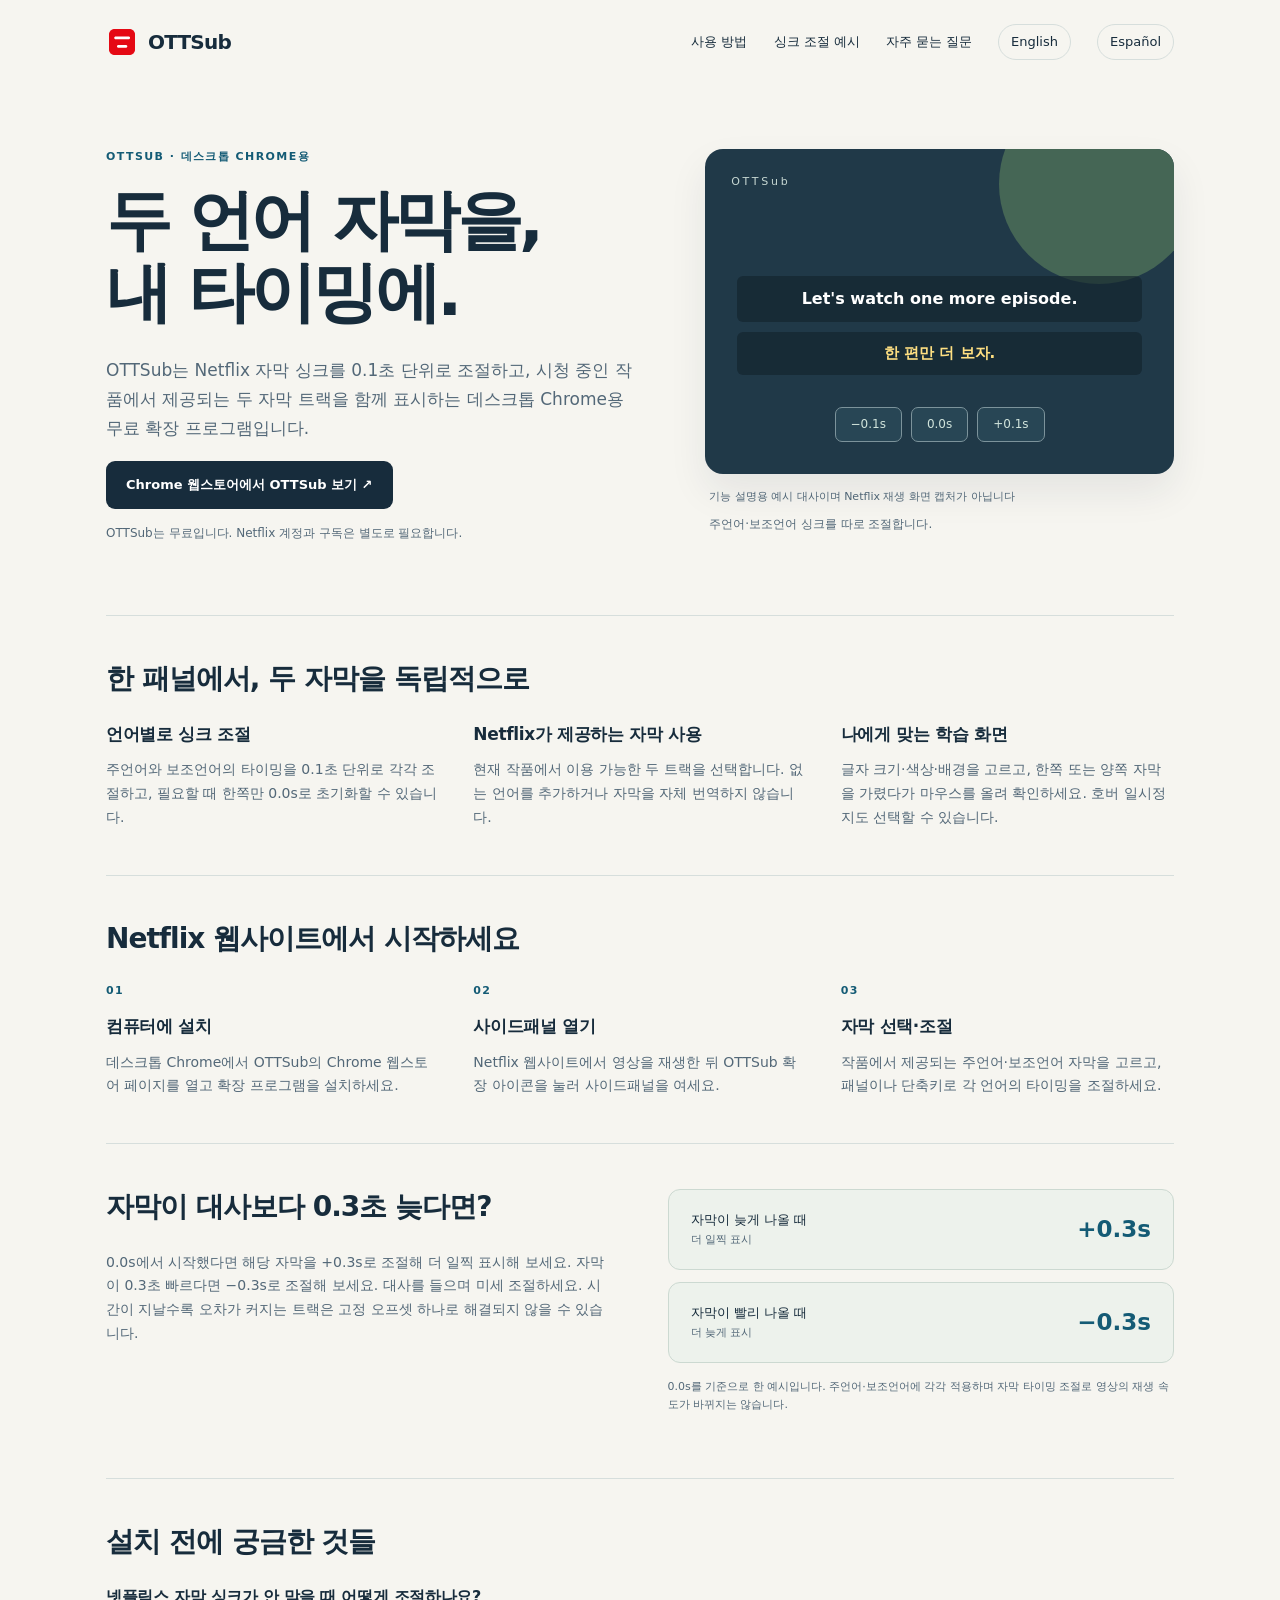
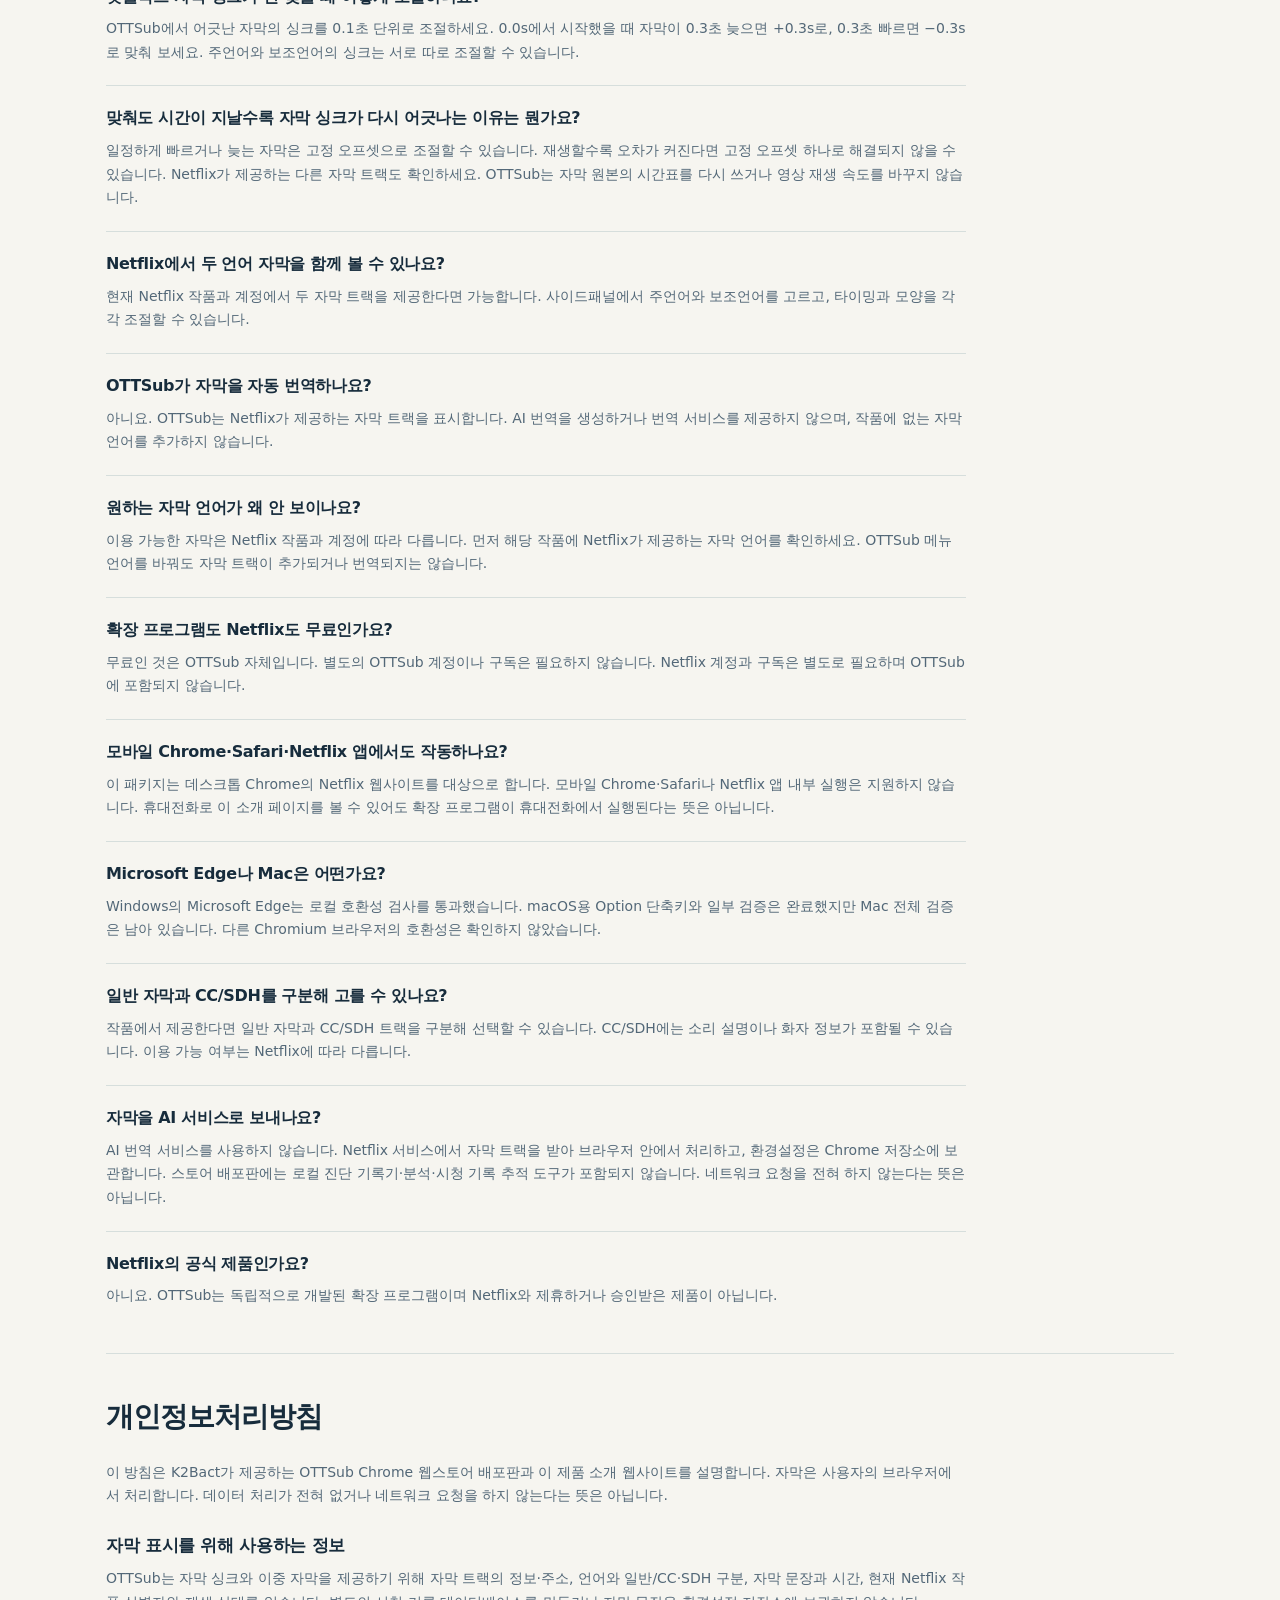
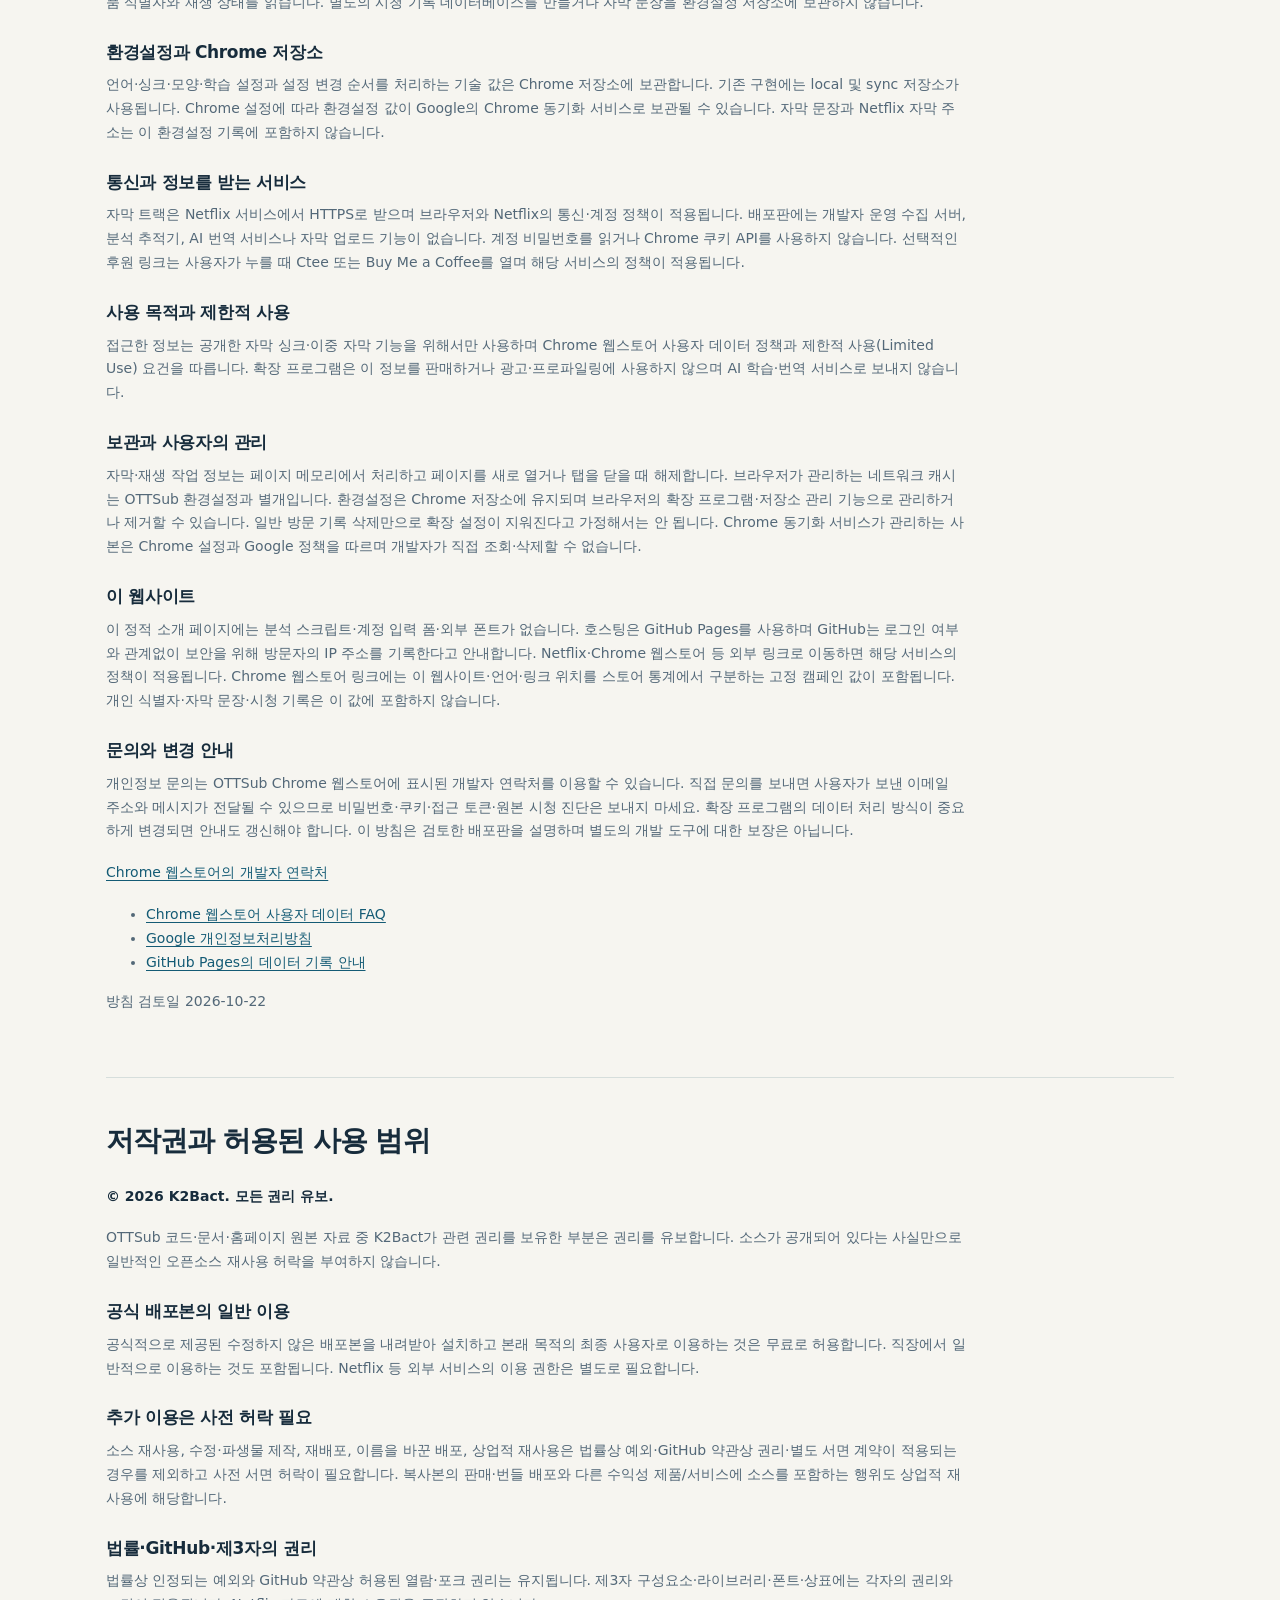
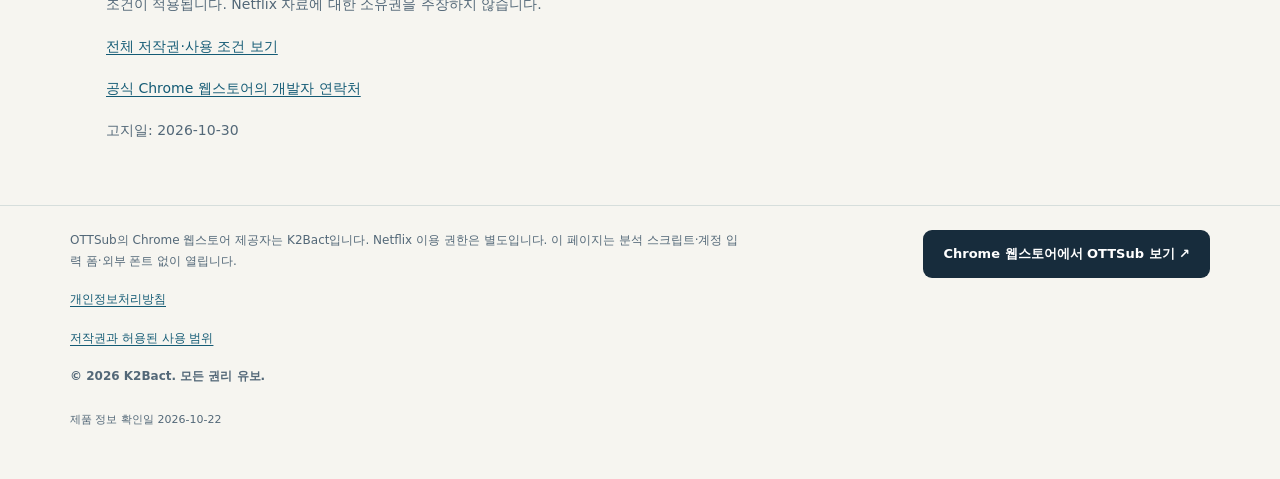
<file: ko/index.html>
<!doctype html>
<html lang="ko">
<head>
<meta charset="utf-8"><meta name="viewport" content="width=device-width,initial-scale=1">
<title>OTTSub — Netflix 자막 싱크 조절·이중 자막 Chrome 확장 프로그램</title><meta name="description" content="OTTSub로 Netflix 자막 싱크를 0.1초 단위로 조절하고 작품에서 제공되는 두 언어 자막을 함께 보세요. 데스크톱 Chrome용 무료 확장 프로그램이며 Netflix 구독은 별도입니다.">
<meta name="robots" content="index,follow">
<meta property="og:type" content="website"><meta property="og:site_name" content="OTTSub"><meta property="og:title" content="OTTSub — Netflix 자막 싱크 조절·이중 자막 Chrome 확장 프로그램"><meta property="og:description" content="OTTSub로 Netflix 자막 싱크를 0.1초 단위로 조절하고 작품에서 제공되는 두 언어 자막을 함께 보세요. 데스크톱 Chrome용 무료 확장 프로그램이며 Netflix 구독은 별도입니다.">
<link rel="canonical" href="https://k2bact.github.io/ottsub-site/ko/">
<link rel="alternate" hreflang="en" href="https://k2bact.github.io/ottsub-site/">
<link rel="alternate" hreflang="ko" href="https://k2bact.github.io/ottsub-site/ko/">
<link rel="alternate" hreflang="es" href="https://k2bact.github.io/ottsub-site/es/">
<link rel="alternate" hreflang="x-default" href="https://k2bact.github.io/ottsub-site/">
<meta property="og:url" content="https://k2bact.github.io/ottsub-site/ko/">
<link rel="icon" href="../assets/icon.png"><link rel="stylesheet" href="../assets/site.css">
<script type="application/ld+json">{"@context":"https://schema.org","@type":"SoftwareApplication","name":"OTTSub","alternateName":"OTTSub - Subtitle Sync & Dual Subtitles for Netflix","identifier":"hlcahpgeildbabcchpkhemjjgjapbdkd","url":"https://k2bact.github.io/ottsub-site/ko/","sameAs":["https://chromewebstore.google.com/detail/ottsub-subtitle-sync-dual/hlcahpgeildbabcchpkhemjjgjapbdkd"],"applicationCategory":"BrowserApplication","description":"OTTSub는 Netflix 자막 싱크를 0.1초 단위로 조절하고, 시청 중인 작품에서 제공되는 두 자막 트랙을 함께 표시하는 데스크톱 Chrome용 무료 확장 프로그램입니다.","inLanguage":"ko","softwareRequirements":"OTTSub는 무료입니다. Netflix 계정과 구독은 별도로 필요합니다.","isAccessibleForFree":true,"offers":{"@type":"Offer","price":"0","priceCurrency":"USD","url":"https://chromewebstore.google.com/detail/ottsub-subtitle-sync-dual/hlcahpgeildbabcchpkhemjjgjapbdkd"},"featureList":["주언어와 보조언어의 타이밍을 0.1초 단위로 각각 조절하고, 필요할 때 한쪽만 0.0s로 초기화할 수 있습니다.","현재 작품에서 이용 가능한 두 트랙을 선택합니다. 없는 언어를 추가하거나 자막을 자체 번역하지 않습니다.","글자 크기·색상·배경을 고르고, 한쪽 또는 양쪽 자막을 가렸다가 마우스를 올려 확인하세요. 호버 일시정지도 선택할 수 있습니다."],"copyrightNotice":"Copyright (c) 2026 K2Bact. All rights reserved.","copyrightYear":2026,"license":"https://k2bact.github.io/ottsub-site/LICENSE.txt"}</script>
</head>
<body>
<a class="skip" href="#main">본문으로 건너뛰기</a>

<header class="wrap nav"><a class="brand" href="./"><img src="../assets/icon.png" alt="" width="32" height="32">OTTSub</a><nav aria-label="페이지 탐색" class="nav-links"><a href="#start">사용 방법</a><a href="#timing">싱크 조절 예시</a><a href="#questions">자주 묻는 질문</a><a class="language" href="../" lang="en" hreflang="en">English</a><a class="language" href="../es/" lang="es" hreflang="es">Español</a></nav></header>
<main id="main" class="wrap">
<div class="hero"><div><p class="eyebrow">OTTSub · 데스크톱 Chrome용</p><h1>두 언어 자막을,
내 타이밍에.</h1><p class="intro">OTTSub는 Netflix 자막 싱크를 0.1초 단위로 조절하고, 시청 중인 작품에서 제공되는 두 자막 트랙을 함께 표시하는 데스크톱 Chrome용 무료 확장 프로그램입니다.</p><a class="button" href="https://chromewebstore.google.com/detail/ottsub-subtitle-sync-dual/hlcahpgeildbabcchpkhemjjgjapbdkd?utm_source=ottsub_site&amp;utm_medium=referral&amp;utm_campaign=site_help_20261022_ko_hero&amp;utm_content=ko_hero">Chrome 웹스토어에서 OTTSub 보기 ↗</a><p class="cost">OTTSub는 무료입니다. Netflix 계정과 구독은 별도로 필요합니다.</p></div>
<figure class="demo"><div class="screen"><span class="wordmark" aria-hidden="true">OTTSub</span><p class="subtitle" lang="en">Let&#39;s watch one more episode.</p><p class="subtitle secondary" lang="ko">한 편만 더 보자.</p><div class="timing-chips" aria-hidden="true"><span class="chip">−0.1s</span><span class="chip">0.0s</span><span class="chip">+0.1s</span></div></div><figcaption>기능 설명용 예시 대사이며 Netflix 재생 화면 캡처가 아닙니다</figcaption><p class="demo-note">주언어·보조언어 싱크를 따로 조절합니다.</p></figure></div>
<section aria-labelledby="features"><h2 id="features">한 패널에서, 두 자막을 독립적으로</h2><div class="features"><article><h3>언어별로 싱크 조절</h3><p>주언어와 보조언어의 타이밍을 0.1초 단위로 각각 조절하고, 필요할 때 한쪽만 0.0s로 초기화할 수 있습니다.</p></article><article><h3>Netflix가 제공하는 자막 사용</h3><p>현재 작품에서 이용 가능한 두 트랙을 선택합니다. 없는 언어를 추가하거나 자막을 자체 번역하지 않습니다.</p></article><article><h3>나에게 맞는 학습 화면</h3><p>글자 크기·색상·배경을 고르고, 한쪽 또는 양쪽 자막을 가렸다가 마우스를 올려 확인하세요. 호버 일시정지도 선택할 수 있습니다.</p></article></div></section>
<section id="start" aria-labelledby="steps-title"><h2 id="steps-title">Netflix 웹사이트에서 시작하세요</h2><ol class="steps"><li><h3>컴퓨터에 설치</h3><p>데스크톱 Chrome에서 OTTSub의 Chrome 웹스토어 페이지를 열고 확장 프로그램을 설치하세요.</p></li><li><h3>사이드패널 열기</h3><p>Netflix 웹사이트에서 영상을 재생한 뒤 OTTSub 확장 아이콘을 눌러 사이드패널을 여세요.</p></li><li><h3>자막 선택·조절</h3><p>작품에서 제공되는 주언어·보조언어 자막을 고르고, 패널이나 단축키로 각 언어의 타이밍을 조절하세요.</p></li></ol></section>
<section id="timing" class="example" aria-labelledby="timing-title"><div><h2 id="timing-title">자막이 대사보다 0.3초 늦다면?</h2><p>0.0s에서 시작했다면 해당 자막을 +0.3s로 조절해 더 일찍 표시해 보세요. 자막이 0.3초 빠르다면 −0.3s로 조절해 보세요. 대사를 들으며 미세 조절하세요. 시간이 지날수록 오차가 커지는 트랙은 고정 오프셋 하나로 해결되지 않을 수 있습니다.</p></div><div><div class="offsets"><div class="offset-row"><span>자막이 늦게 나올 때</span><strong>+0.3s</strong><small>더 일찍 표시</small></div><div class="offset-row"><span>자막이 빨리 나올 때</span><strong>−0.3s</strong><small>더 늦게 표시</small></div></div><p class="fine-print">0.0s를 기준으로 한 예시입니다. 주언어·보조언어에 각각 적용하며 자막 타이밍 조절로 영상의 재생 속도가 바뀌지는 않습니다.</p></div></section>
<section id="questions" aria-labelledby="faq-title"><h2 id="faq-title">설치 전에 궁금한 것들</h2><div class="faq"><article><h3>넷플릭스 자막 싱크가 안 맞을 때 어떻게 조절하나요?</h3><p>OTTSub에서 어긋난 자막의 싱크를 0.1초 단위로 조절하세요. 0.0s에서 시작했을 때 자막이 0.3초 늦으면 +0.3s로, 0.3초 빠르면 −0.3s로 맞춰 보세요. 주언어와 보조언어의 싱크는 서로 따로 조절할 수 있습니다.</p></article><article><h3>맞춰도 시간이 지날수록 자막 싱크가 다시 어긋나는 이유는 뭔가요?</h3><p>일정하게 빠르거나 늦는 자막은 고정 오프셋으로 조절할 수 있습니다. 재생할수록 오차가 커진다면 고정 오프셋 하나로 해결되지 않을 수 있습니다. Netflix가 제공하는 다른 자막 트랙도 확인하세요. OTTSub는 자막 원본의 시간표를 다시 쓰거나 영상 재생 속도를 바꾸지 않습니다.</p></article><article><h3>Netflix에서 두 언어 자막을 함께 볼 수 있나요?</h3><p>현재 Netflix 작품과 계정에서 두 자막 트랙을 제공한다면 가능합니다. 사이드패널에서 주언어와 보조언어를 고르고, 타이밍과 모양을 각각 조절할 수 있습니다.</p></article><article><h3>OTTSub가 자막을 자동 번역하나요?</h3><p>아니요. OTTSub는 Netflix가 제공하는 자막 트랙을 표시합니다. AI 번역을 생성하거나 번역 서비스를 제공하지 않으며, 작품에 없는 자막 언어를 추가하지 않습니다.</p></article><article><h3>원하는 자막 언어가 왜 안 보이나요?</h3><p>이용 가능한 자막은 Netflix 작품과 계정에 따라 다릅니다. 먼저 해당 작품에 Netflix가 제공하는 자막 언어를 확인하세요. OTTSub 메뉴 언어를 바꿔도 자막 트랙이 추가되거나 번역되지는 않습니다.</p></article><article><h3>확장 프로그램도 Netflix도 무료인가요?</h3><p>무료인 것은 OTTSub 자체입니다. 별도의 OTTSub 계정이나 구독은 필요하지 않습니다. Netflix 계정과 구독은 별도로 필요하며 OTTSub에 포함되지 않습니다.</p></article><article><h3>모바일 Chrome·Safari·Netflix 앱에서도 작동하나요?</h3><p>이 패키지는 데스크톱 Chrome의 Netflix 웹사이트를 대상으로 합니다. 모바일 Chrome·Safari나 Netflix 앱 내부 실행은 지원하지 않습니다. 휴대전화로 이 소개 페이지를 볼 수 있어도 확장 프로그램이 휴대전화에서 실행된다는 뜻은 아닙니다.</p></article><article><h3>Microsoft Edge나 Mac은 어떤가요?</h3><p>Windows의 Microsoft Edge는 로컬 호환성 검사를 통과했습니다. macOS용 Option 단축키와 일부 검증은 완료했지만 Mac 전체 검증은 남아 있습니다. 다른 Chromium 브라우저의 호환성은 확인하지 않았습니다.</p></article><article><h3>일반 자막과 CC/SDH를 구분해 고를 수 있나요?</h3><p>작품에서 제공한다면 일반 자막과 CC/SDH 트랙을 구분해 선택할 수 있습니다. CC/SDH에는 소리 설명이나 화자 정보가 포함될 수 있습니다. 이용 가능 여부는 Netflix에 따라 다릅니다.</p></article><article><h3>자막을 AI 서비스로 보내나요?</h3><p>AI 번역 서비스를 사용하지 않습니다. Netflix 서비스에서 자막 트랙을 받아 브라우저 안에서 처리하고, 환경설정은 Chrome 저장소에 보관합니다. 스토어 배포판에는 로컬 진단 기록기·분석·시청 기록 추적 도구가 포함되지 않습니다. 네트워크 요청을 전혀 하지 않는다는 뜻은 아닙니다.</p></article><article><h3>Netflix의 공식 제품인가요?</h3><p>아니요. OTTSub는 독립적으로 개발된 확장 프로그램이며 Netflix와 제휴하거나 승인받은 제품이 아닙니다.</p></article></div></section>
<section id="privacy" class="privacy" aria-labelledby="privacy-title"><h2 id="privacy-title">개인정보처리방침</h2><div class="policy-body"><p>이 방침은 K2Bact가 제공하는 OTTSub Chrome 웹스토어 배포판과 이 제품 소개 웹사이트를 설명합니다. 자막은 사용자의 브라우저에서 처리합니다. 데이터 처리가 전혀 없거나 네트워크 요청을 하지 않는다는 뜻은 아닙니다.</p><article><h3>자막 표시를 위해 사용하는 정보</h3><p>OTTSub는 자막 싱크와 이중 자막을 제공하기 위해 자막 트랙의 정보·주소, 언어와 일반/CC·SDH 구분, 자막 문장과 시간, 현재 Netflix 작품 식별자와 재생 상태를 읽습니다. 별도의 시청 기록 데이터베이스를 만들거나 자막 문장을 환경설정 저장소에 보관하지 않습니다.</p></article><article><h3>환경설정과 Chrome 저장소</h3><p>언어·싱크·모양·학습 설정과 설정 변경 순서를 처리하는 기술 값은 Chrome 저장소에 보관합니다. 기존 구현에는 local 및 sync 저장소가 사용됩니다. Chrome 설정에 따라 환경설정 값이 Google의 Chrome 동기화 서비스로 보관될 수 있습니다. 자막 문장과 Netflix 자막 주소는 이 환경설정 기록에 포함하지 않습니다.</p></article><article><h3>통신과 정보를 받는 서비스</h3><p>자막 트랙은 Netflix 서비스에서 HTTPS로 받으며 브라우저와 Netflix의 통신·계정 정책이 적용됩니다. 배포판에는 개발자 운영 수집 서버, 분석 추적기, AI 번역 서비스나 자막 업로드 기능이 없습니다. 계정 비밀번호를 읽거나 Chrome 쿠키 API를 사용하지 않습니다. 선택적인 후원 링크는 사용자가 누를 때 Ctee 또는 Buy Me a Coffee를 열며 해당 서비스의 정책이 적용됩니다.</p></article><article><h3>사용 목적과 제한적 사용</h3><p>접근한 정보는 공개한 자막 싱크·이중 자막 기능을 위해서만 사용하며 Chrome 웹스토어 사용자 데이터 정책과 제한적 사용(Limited Use) 요건을 따릅니다. 확장 프로그램은 이 정보를 판매하거나 광고·프로파일링에 사용하지 않으며 AI 학습·번역 서비스로 보내지 않습니다.</p></article><article><h3>보관과 사용자의 관리</h3><p>자막·재생 작업 정보는 페이지 메모리에서 처리하고 페이지를 새로 열거나 탭을 닫을 때 해제합니다. 브라우저가 관리하는 네트워크 캐시는 OTTSub 환경설정과 별개입니다. 환경설정은 Chrome 저장소에 유지되며 브라우저의 확장 프로그램·저장소 관리 기능으로 관리하거나 제거할 수 있습니다. 일반 방문 기록 삭제만으로 확장 설정이 지워진다고 가정해서는 안 됩니다. Chrome 동기화 서비스가 관리하는 사본은 Chrome 설정과 Google 정책을 따르며 개발자가 직접 조회·삭제할 수 없습니다.</p></article><article><h3>이 웹사이트</h3><p>이 정적 소개 페이지에는 분석 스크립트·계정 입력 폼·외부 폰트가 없습니다. 호스팅은 GitHub Pages를 사용하며 GitHub는 로그인 여부와 관계없이 보안을 위해 방문자의 IP 주소를 기록한다고 안내합니다. Netflix·Chrome 웹스토어 등 외부 링크로 이동하면 해당 서비스의 정책이 적용됩니다. Chrome 웹스토어 링크에는 이 웹사이트·언어·링크 위치를 스토어 통계에서 구분하는 고정 캠페인 값이 포함됩니다. 개인 식별자·자막 문장·시청 기록은 이 값에 포함하지 않습니다.</p></article><article><h3>문의와 변경 안내</h3><p>개인정보 문의는 OTTSub Chrome 웹스토어에 표시된 개발자 연락처를 이용할 수 있습니다. 직접 문의를 보내면 사용자가 보낸 이메일 주소와 메시지가 전달될 수 있으므로 비밀번호·쿠키·접근 토큰·원본 시청 진단은 보내지 마세요. 확장 프로그램의 데이터 처리 방식이 중요하게 변경되면 안내도 갱신해야 합니다. 이 방침은 검토한 배포판을 설명하며 별도의 개발 도구에 대한 보장은 아닙니다.</p></article><p><a href="https://chromewebstore.google.com/detail/ottsub-subtitle-sync-dual/hlcahpgeildbabcchpkhemjjgjapbdkd?utm_source=ottsub_site&amp;utm_medium=referral&amp;utm_campaign=site_help_20261022_ko_privacy&amp;utm_content=ko_privacy">Chrome 웹스토어의 개발자 연락처</a></p><ul><li><a href="https://developer.chrome.com/docs/webstore/program-policies/user-data-faq">Chrome 웹스토어 사용자 데이터 FAQ</a></li><li><a href="https://policies.google.com/privacy">Google 개인정보처리방침</a></li><li><a href="https://docs.github.com/en/pages/getting-started-with-github-pages/what-is-github-pages#data-collection">GitHub Pages의 데이터 기록 안내</a></li></ul><p class="reviewed">방침 검토일 <time datetime="2026-10-22">2026-10-22</time></p></div></section>
<section id="terms" class="rights" aria-labelledby="rights-title"><h2 id="rights-title">저작권과 허용된 사용 범위</h2><div class="policy-body"><p class="copyright">© 2026 K2Bact. 모든 권리 유보.</p><p>OTTSub 코드·문서·홈페이지 원본 자료 중 K2Bact가 관련 권리를 보유한 부분은 권리를 유보합니다. 소스가 공개되어 있다는 사실만으로 일반적인 오픈소스 재사용 허락을 부여하지 않습니다.</p><article><h3>공식 배포본의 일반 이용</h3><p>공식적으로 제공된 수정하지 않은 배포본을 내려받아 설치하고 본래 목적의 최종 사용자로 이용하는 것은 무료로 허용합니다. 직장에서 일반적으로 이용하는 것도 포함됩니다. Netflix 등 외부 서비스의 이용 권한은 별도로 필요합니다.</p></article><article><h3>추가 이용은 사전 허락 필요</h3><p>소스 재사용, 수정·파생물 제작, 재배포, 이름을 바꾼 배포, 상업적 재사용은 법률상 예외·GitHub 약관상 권리·별도 서면 계약이 적용되는 경우를 제외하고 사전 서면 허락이 필요합니다. 복사본의 판매·번들 배포와 다른 수익성 제품/서비스에 소스를 포함하는 행위도 상업적 재사용에 해당합니다.</p></article><article><h3>법률·GitHub·제3자의 권리</h3><p>법률상 인정되는 예외와 GitHub 약관상 허용된 열람·포크 권리는 유지됩니다. 제3자 구성요소·라이브러리·폰트·상표에는 각자의 권리와 조건이 적용됩니다. Netflix 자료에 대한 소유권을 주장하지 않습니다.</p></article><p><a href="../LICENSE.txt">전체 저작권·사용 조건 보기</a></p><p><a href="https://chromewebstore.google.com/detail/ottsub-subtitle-sync-dual/hlcahpgeildbabcchpkhemjjgjapbdkd">공식 Chrome 웹스토어의 개발자 연락처</a></p><p class="reviewed">고지일: <time datetime="2026-10-30">2026-10-30</time></p></div></section>
</main><footer><div class="wrap closing"><div><p>OTTSub의 Chrome 웹스토어 제공자는 K2Bact입니다. Netflix 이용 권한은 별도입니다. 이 페이지는 분석 스크립트·계정 입력 폼·외부 폰트 없이 열립니다.</p><p><a href="#privacy">개인정보처리방침</a></p><p><a href="#terms">저작권과 허용된 사용 범위</a></p><p class="copyright">© 2026 K2Bact. 모든 권리 유보.</p><span class="reviewed">제품 정보 확인일 <time datetime="2026-10-22">2026-10-22</time></span></div><a class="button" href="https://chromewebstore.google.com/detail/ottsub-subtitle-sync-dual/hlcahpgeildbabcchpkhemjjgjapbdkd?utm_source=ottsub_site&amp;utm_medium=referral&amp;utm_campaign=site_help_20261022_ko_footer&amp;utm_content=ko_footer">Chrome 웹스토어에서 OTTSub 보기 ↗</a></div></footer>
</body></html>
</file>
<file: assets/site.css>
:root{color-scheme:light;--paper:#f6f5f0;--ink:#172c3c;--muted:#536878;--line:#d6dedc;--blue:#145b75;--mint:#dce9df;--white:#fff;--radius:18px;font-family:Inter,ui-sans-serif,system-ui,-apple-system,BlinkMacSystemFont,"Segoe UI","Malgun Gothic",sans-serif}
*{box-sizing:border-box}html{scroll-behavior:smooth;scroll-padding-top:24px}body{margin:0;background:var(--paper);color:var(--ink);line-height:1.7}a{color:var(--blue);text-underline-offset:.22em}a:hover{text-decoration-thickness:2px}a:focus-visible{outline:3px solid #b06a21;outline-offset:5px;border-radius:3px}.skip{position:absolute;top:-100px;left:20px;padding:10px;background:var(--white);z-index:10}.skip:focus{top:10px}.wrap{max-width:1140px;margin:auto;padding:0 36px}.preview{margin:0;background:var(--mint);text-align:center;padding:9px 20px;font-size:12px;color:#264b3b}.nav{display:flex;align-items:center;justify-content:space-between;gap:24px;padding-top:24px;padding-bottom:24px}.brand{display:inline-flex;align-items:center;gap:10px;color:var(--ink);font-size:20px;font-weight:800;text-decoration:none;letter-spacing:-.04em}.brand img{width:32px;height:32px}.nav-links{display:flex;align-items:center;gap:26px;font-size:13px}.nav-links a{text-decoration:none;color:var(--ink)}.language{border:1px solid var(--line);padding:6px 12px;border-radius:99px;white-space:nowrap}.hero{display:grid;grid-template-columns:1.15fr 1fr;align-items:center;gap:60px;padding:64px 0 72px}.eyebrow{text-transform:uppercase;letter-spacing:.13em;font-size:11px;font-weight:800;color:var(--blue);margin:0 0 18px}h1{font-size:clamp(42px,5.2vw,66px);font-weight:650;letter-spacing:-.055em;line-height:1.1;margin:0 0 26px;white-space:pre-line}p{margin:0 0 18px}.intro{font-size:17px;color:var(--muted);max-width:560px}.button{display:inline-block;background:var(--ink);color:#fff;text-decoration:none;border-radius:9px;padding:13px 20px;font-size:13px;font-weight:650}.button:hover{background:var(--blue)}.cost{color:var(--muted);font-size:12px;margin:14px 0 0;max-width:470px}.demo{margin:0}.screen{border-radius:var(--radius);background:#203948;min-height:325px;overflow:hidden;box-shadow:0 18px 38px #172c3c14;display:flex;flex-direction:column;justify-content:flex-end;padding:32px;position:relative}.screen:before{content:"";position:absolute;width:200px;height:200px;border-radius:100%;background:#456655;top:-65px;right:-25px}.screen .wordmark{position:absolute;top:24px;left:26px;font-size:11px;letter-spacing:.25em;color:#c6d7d2}.subtitle{position:relative;text-align:center;margin:0 0 10px;padding:9px 10px;border-radius:6px;background:#12222c9e;color:#fff;font-weight:600;font-size:16px}.subtitle.secondary{color:#ffe082;font-size:15px}.timing-chips{display:flex;justify-content:center;gap:9px;position:relative;margin-top:22px}.chip{border:1px solid #7c939b;background:#284655;color:#d1e4dc;border-radius:7px;font-size:12px;padding:6px 15px;font-variant-numeric:tabular-nums}.demo figcaption{font-size:11px;color:var(--muted);margin:14px 4px 0}.demo-note{font-size:12px;margin:8px 4px;color:var(--muted)}section{border-top:1px solid var(--line);padding:45px 0}h2{font-size:28px;letter-spacing:-.035em;line-height:1.3;font-weight:650;margin:0 0 25px}h3{font-size:17px;line-height:1.4;margin:0 0 12px;letter-spacing:-.02em}.features{display:grid;grid-template-columns:repeat(3,1fr);gap:34px}.features p,.steps p{font-size:14px;color:var(--muted);margin-bottom:0}.steps{list-style:none;padding:0;margin:0;display:grid;grid-template-columns:repeat(3,1fr);gap:34px;counter-reset:step}.steps li{counter-increment:step}.steps li:before{content:"0" counter(step);color:var(--blue);font-size:11px;font-weight:800;display:block;margin-bottom:14px;letter-spacing:.12em}.example{display:grid;grid-template-columns:1fr 1fr;gap:55px;align-items:start}.example p{font-size:14px;color:var(--muted)}.offsets{display:grid;gap:12px}.offset-row{display:grid;grid-template-columns:1fr auto;gap:0 18px;padding:19px 22px;border:1px solid #ccd9d1;border-radius:12px;background:#edf2ec;font-size:13px}.offset-row strong{font-size:23px;color:var(--blue);grid-column:2;grid-row:1/3;align-self:center;font-variant-numeric:tabular-nums}.offset-row small{font-size:11px;color:var(--muted)}.example .fine-print{font-size:11px;margin-top:15px}.faq{max-width:860px}.faq article{padding:21px 0;border-bottom:1px solid var(--line)}.faq article:first-child{padding-top:0}.faq article:last-child{border-bottom:0;padding-bottom:0}.faq h3{font-size:16px;margin-bottom:9px}.faq p{font-size:14px;color:var(--muted);margin-bottom:0}.closing{padding:24px 0 48px;display:flex;justify-content:space-between;gap:30px;align-items:start}.closing p{font-size:12px;color:var(--muted);max-width:670px}.reviewed{font-size:11px;color:var(--muted)}footer{border-top:1px solid var(--line)}
@media(max-width:800px){.wrap{padding:0 24px}.nav-links{gap:16px}.nav-links a:not(.language){display:none}.hero{grid-template-columns:1fr;gap:35px;padding:38px 0 42px;max-width:650px}.intro{max-width:100%}.screen{min-height:280px}.features,.steps{grid-template-columns:1fr;gap:28px}.example{grid-template-columns:1fr;gap:18px}.closing{display:block}.closing .button{margin-top:8px}h2{font-size:25px}}
@media(prefers-reduced-motion:reduce){html{scroll-behavior:auto}}
.policy-body{max-width:860px;overflow-wrap:anywhere}.policy-body p,.policy-body li{font-size:14px;color:var(--muted)}.policy-body article{margin-top:26px}.policy-body h3{margin-bottom:9px}.policy-body a{color:var(--blue)}

/* Multiple language links wrap as a group on narrow screens. */
.nav,.nav-links{flex-wrap:wrap}.nav-links{row-gap:10px}

.copyright{font-size:12px;font-weight:600;overflow-wrap:anywhere}.rights .policy-body>p:first-child{color:var(--ink)}
</file>
